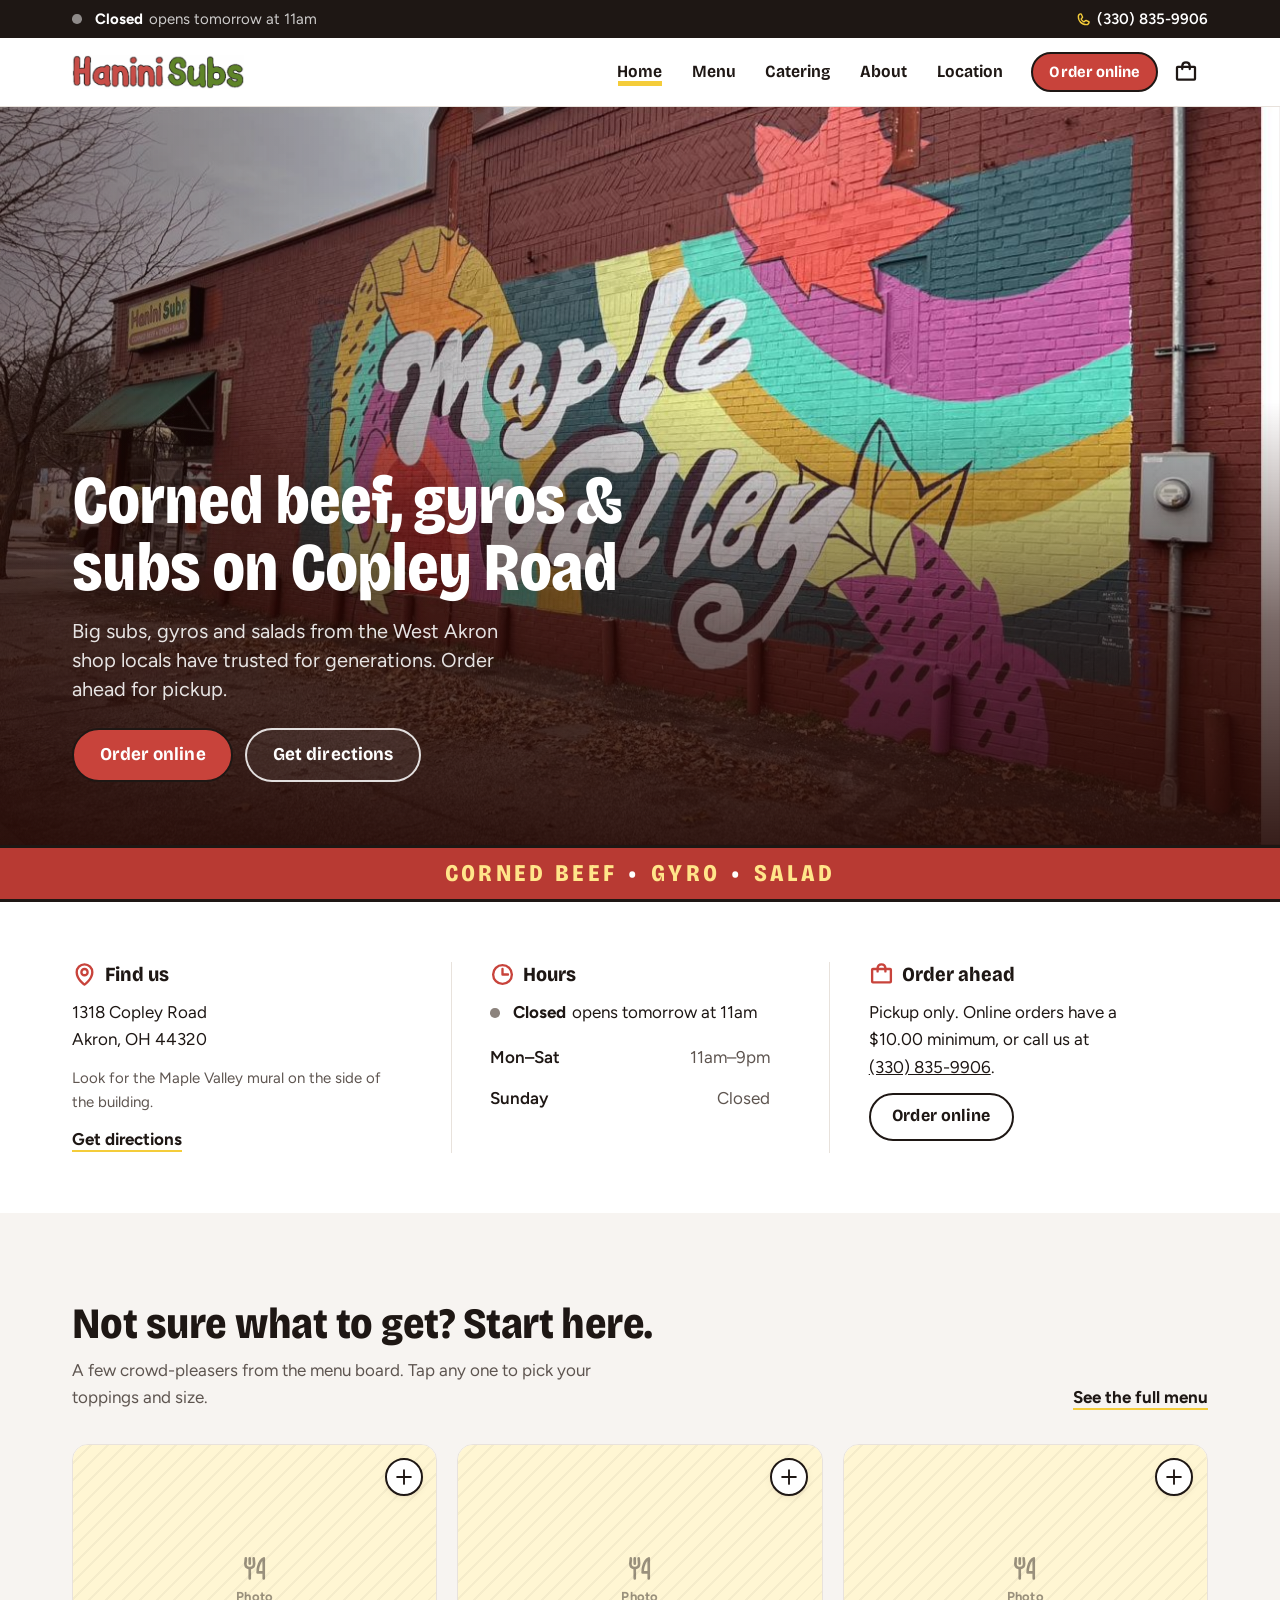
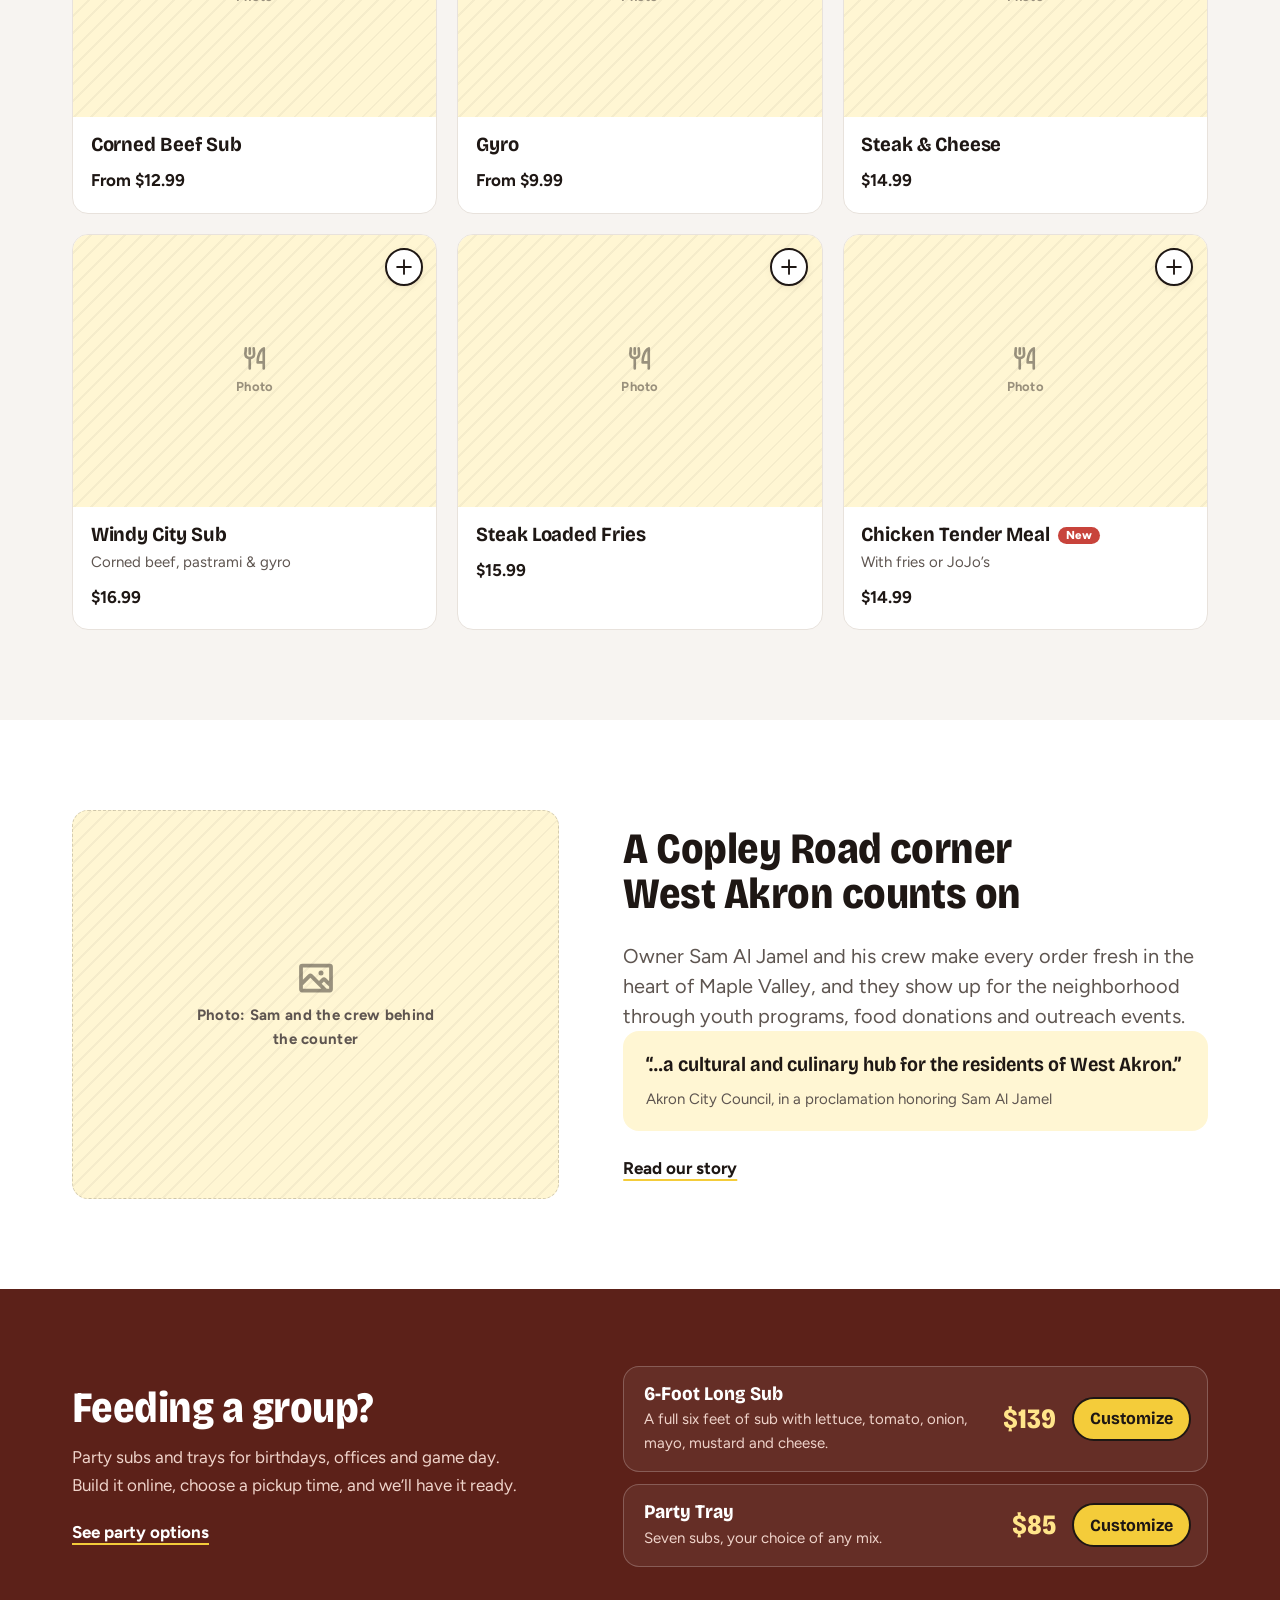
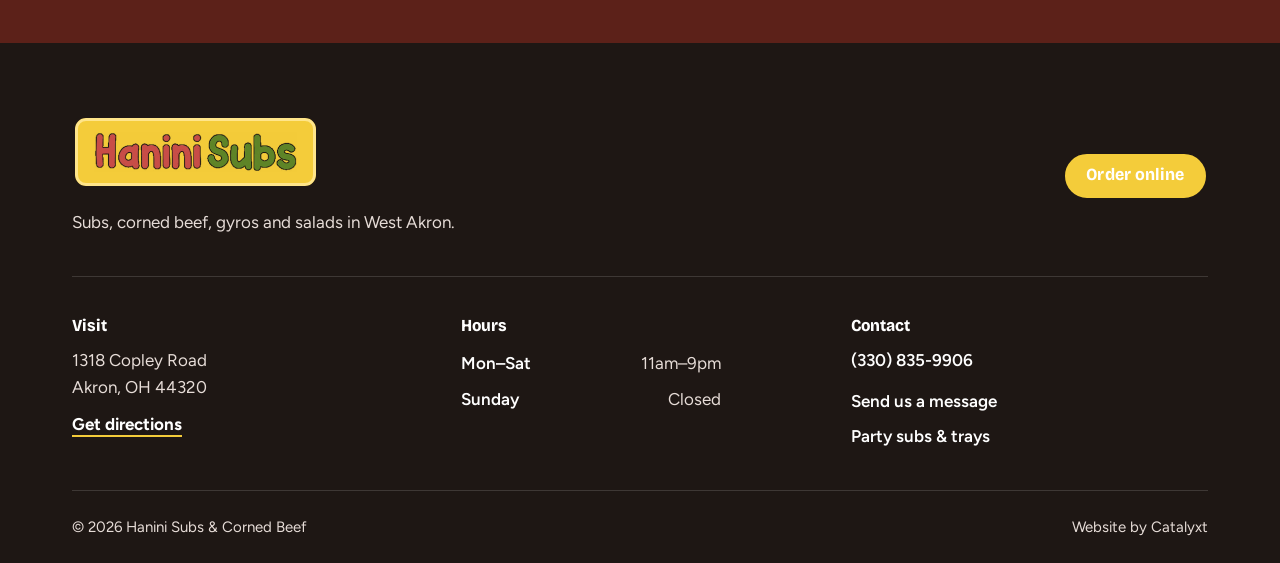
<file: index.html>
<!doctype html>
<html lang="en">
<head>
<meta charset="utf-8">
<meta name="viewport" content="width=device-width, initial-scale=1, viewport-fit=cover">
<title>Hanini Subs | Corned Beef, Gyros & Subs in Akron, OH</title>
<meta name="description" content="Hanini Subs on Copley Road in West Akron: corned beef, subs, gyros, salads and wraps. Order online for pickup. Open Monday to Saturday, 11am to 9pm.">
<meta name="theme-color" content="#1E1714">
<meta property="og:type" content="website">
<meta property="og:site_name" content="Hanini Subs">
<meta property="og:title" content="Hanini Subs | Corned Beef, Gyros & Subs in Akron, OH">
<meta property="og:description" content="Hanini Subs on Copley Road in West Akron: corned beef, subs, gyros, salads and wraps. Order online for pickup. Open Monday to Saturday, 11am to 9pm.">
<meta property="og:image" content="assets/img/og-image.jpg">
<link rel="icon" type="image/png" sizes="32x32" href="assets/img/favicon-32.png">
<link rel="icon" type="image/png" sizes="512x512" href="assets/img/favicon-512.png">
<link rel="apple-touch-icon" href="assets/img/apple-touch-icon.png">
<link rel="preload" href="assets/fonts/bricolage-grotesque-latin-var.woff2" as="font" type="font/woff2" crossorigin>
<link rel="preload" href="assets/fonts/figtree-latin-var.woff2" as="font" type="font/woff2" crossorigin>
<link rel="stylesheet" href="assets/css/styles.css">
</head>
<body>

<a class="skip-link" href="#main">Skip to content</a>
<div class="announce">
  <div class="container announce__inner">
    <p class="announce__status" data-shop-status>Open Mon–Sat, 11am–9pm</p>
    <a class="announce__phone" href="tel:+13308359906" data-bind-href="phone"><svg class="icon" aria-hidden="true" focusable="false"><use href="#i-phone"></use></svg><span data-bind="phone">(330) 835-9906</span></a>
  </div>
</div>
<div class="header-sentinel" data-header-sentinel aria-hidden="true"></div>
<header class="site-header">
  <div class="container site-header__inner">
    <a class="brand" href="index.html"><img src="assets/img/hanini-logo.png" alt="Hanini Subs home" width="800" height="158"></a>
    <nav id="site-nav" class="site-nav" aria-label="Main">
      <ul><li><a href="index.html" aria-current="page">Home</a></li><li><a href="order.html">Menu</a></li><li><a href="catering.html">Catering</a></li><li><a href="about.html">About</a></li><li><a href="location.html">Location</a></li></ul>
      <div class="site-nav__extra">
        <p class="status-line" data-shop-status></p>
        <a href="tel:+13308359906" data-bind-href="phone">Call <span data-bind="phone">(330) 835-9906</span></a>
      </div>
    </nav>
    <div class="site-header__actions">
      <a class="btn btn--primary btn--sm header-order" href="order.html">Order online</a>
      <button class="icon-btn cart-btn" type="button" data-cart-button aria-label="Your order"><svg class="icon" aria-hidden="true" focusable="false"><use href="#i-bag"></use></svg><span class="cart-count" data-cart-count hidden>0</span></button>
      <button class="icon-btn nav-toggle" type="button" data-nav-toggle aria-expanded="false" aria-controls="site-nav" aria-label="Open menu"><svg class="icon" aria-hidden="true" focusable="false"><use href="#i-list"></use></svg></button>
    </div>
  </div>
</header>

<main id="main">
  <section class="hero" aria-labelledby="hero-title">
    <div class="hero__media">
      <img class="hero__img" src="assets/img/storefront-mural.jpg"
        srcset="assets/img/storefront-mural-800.jpg 800w, assets/img/storefront-mural.jpg 1288w" sizes="100vw"
        width="1288" height="952" fetchpriority="high"
        alt="The Hanini Subs storefront on Copley Road, next to the colorful Maple Valley mural on the side of the building">
    </div>
    <div class="container hero__content">
      <h1 class="hero__title" id="hero-title">Corned beef, gyros &amp; subs on Copley Road</h1>
      <p class="hero__lead">Big subs, gyros and salads from the West Akron shop locals have trusted for generations. Order ahead for pickup.</p>
      <div class="hero__actions">
        <a class="btn btn--primary btn--lg" href="order.html">Order online</a>
        <a class="btn btn--on-dark btn--lg" href="https://www.google.com/maps/dir/?api=1&amp;destination=Hanini+Subs+1318+Copley+Rd+Akron+OH+44320" data-bind-href="directions" target="_blank" rel="noopener">Get directions</a>
      </div>
    </div>
  </section>

  <div class="sign-strip"><p>Corned beef<span aria-hidden="true">•</span>Gyro<span aria-hidden="true">•</span>Salad</p></div>

  <section class="info-band" aria-label="Location, hours and ordering">
    <div class="container info-band__grid">
      <div class="info-col">
        <h2 class="info-col__title"><svg class="icon" aria-hidden="true" focusable="false"><use href="#i-map-pin"></use></svg>Find us</h2>
        <address><span data-bind="street">1318 Copley Road</span><br><span data-bind="cityline">Akron, OH 44320</span></address>
        <p class="info-col__hint">Look for the Maple Valley mural on the side of the building.</p>
        <a class="text-link" href="https://www.google.com/maps/dir/?api=1&amp;destination=Hanini+Subs+1318+Copley+Rd+Akron+OH+44320" data-bind-href="directions" target="_blank" rel="noopener">Get directions</a>
      </div>
      <div class="info-col">
        <h2 class="info-col__title"><svg class="icon" aria-hidden="true" focusable="false"><use href="#i-clock"></use></svg>Hours</h2>
        <p class="status-line" data-shop-status></p>
        <dl class="hours" data-hours="compact"><div class="hours-row"><dt>Mon–Sat</dt><dd>11am–9pm</dd></div><div class="hours-row"><dt>Sunday</dt><dd>Closed</dd></div></dl>
      </div>
      <div class="info-col">
        <h2 class="info-col__title"><svg class="icon" aria-hidden="true" focusable="false"><use href="#i-bag"></use></svg>Order ahead</h2>
        <p>Pickup only. Online orders have a <span data-bind="minimum">$10.00</span> minimum, or call us at <a href="tel:+13308359906" data-bind-href="phone"><span data-bind="phone">(330) 835-9906</span></a>.</p>
        <a class="btn btn--secondary" href="order.html">Order online</a>
      </div>
    </div>
  </section>

  <section class="section section--tint" aria-labelledby="start-title">
    <div class="container">
      <div class="section-head">
        <div>
          <h2 class="h2" id="start-title">Not sure what to get? Start here.</h2>
          <p class="section-head__lead">A few crowd-pleasers from the menu board. Tap any one to pick your toppings and size.</p>
        </div>
        <a class="text-link" href="order.html">See the full menu</a>
      </div>
      <ul class="tile-grid" data-featured></ul>
    </div>
  </section>

  <section class="section" aria-labelledby="about-title">
    <div class="container split split--media-left">
      <div class="ph ph--lg ph--square" role="img" aria-label="Photo placeholder: Sam and the crew behind the counter"><svg class="icon ph__icon" aria-hidden="true" focusable="false"><use href="#i-image"></use></svg><span class="ph__label">Photo: Sam and the crew behind the counter</span></div>
      <div class="stack stack--lg">
        <h2 class="h2" id="about-title">A Copley Road corner West Akron counts on</h2>
        <p class="lead">Owner <span data-bind="owner">Sam Al Jamel</span> and his crew make every order fresh in the heart of Maple Valley, and they show up for the neighborhood through youth programs, food donations and outreach events.</p>
        <figure class="quote">
          <blockquote><p>“…a cultural and culinary hub for the residents of West Akron.”</p></blockquote>
          <figcaption>Akron City Council, in a proclamation honoring Sam Al Jamel</figcaption>
        </figure>
        <a class="text-link" href="about.html">Read our story</a>
      </div>
    </div>
  </section>

  <section class="catering-band" aria-labelledby="party-title">
    <div class="container catering-band__grid">
      <div>
        <h2 class="h2" id="party-title">Feeding a group?</h2>
        <p>Party subs and trays for birthdays, offices and game day. Build it online, choose a pickup time, and we’ll have it ready.</p>
        <a class="text-link text-link--on-dark" href="catering.html">See party options</a>
      </div>
      <div class="offer-list" data-items="six-foot-sub,party-tray" data-variant="offer"></div>
    </div>
  </section>
</main>

<footer class="site-footer">
  <div class="container">
    <div class="site-footer__top">
      <div>
        <a class="sign-plate" href="index.html"><img src="assets/img/hanini-logo.png" alt="Hanini Subs home" width="800" height="158" loading="lazy"></a>
        <p class="site-footer__tag">Subs, corned beef, gyros and salads in West Akron.</p>
      </div>
      <a class="btn btn--yellow" href="order.html">Order online</a>
    </div>
    <div class="site-footer__grid">
      <div>
        <h2 class="footer-h">Visit</h2>
        <address><span data-bind="street">1318 Copley Road</span><br><span data-bind="cityline">Akron, OH 44320</span></address>
        <p style="margin-top:.6rem"><a class="text-link text-link--on-dark" href="https://www.google.com/maps/dir/?api=1&amp;destination=Hanini+Subs+1318+Copley+Rd+Akron+OH+44320" data-bind-href="directions" target="_blank" rel="noopener">Get directions</a></p>
      </div>
      <div>
        <h2 class="footer-h">Hours</h2>
        <dl class="hours" data-hours="compact"><div class="hours-row"><dt>Mon–Sat</dt><dd>11am–9pm</dd></div><div class="hours-row"><dt>Sunday</dt><dd>Closed</dd></div></dl>
      </div>
      <div>
        <h2 class="footer-h">Contact</h2>
        <ul class="footer-links">
          <li><a href="tel:+13308359906" data-bind-href="phone"><span data-bind="phone">(330) 835-9906</span></a></li>
          <li><a href="#" data-bind-href="email" data-hide-empty><span data-bind="email">Email</span></a></li>
          <li><a href="location.html#contact">Send us a message</a></li>
          <li><a href="catering.html">Party subs &amp; trays</a></li>
        </ul>
      </div>
    </div>
    <div class="site-footer__bottom">
      <p>© <span data-year>2026</span> Hanini Subs &amp; Corned Beef</p>
      <div class="social">
        <a href="#" data-bind-href="facebook" data-hide-empty target="_blank" rel="noopener" aria-label="Hanini Subs on Facebook"><svg class="icon" aria-hidden="true" focusable="false"><use href="#i-facebook-logo"></use></svg></a>
        <a href="#" data-bind-href="instagram" data-hide-empty target="_blank" rel="noopener" aria-label="Hanini Subs on Instagram"><svg class="icon" aria-hidden="true" focusable="false"><use href="#i-instagram-logo"></use></svg></a>
      </div>
      <p>Website by Catalyxt</p>
    </div>
  </div>
</footer>
<script src="assets/js/config.js"></script>
<script src="assets/js/icons.js"></script>
<script src="assets/js/menu-data.js"></script>
<script src="assets/js/cart.js"></script>
<script src="assets/js/app.js"></script>
</body>
</html>
</file>
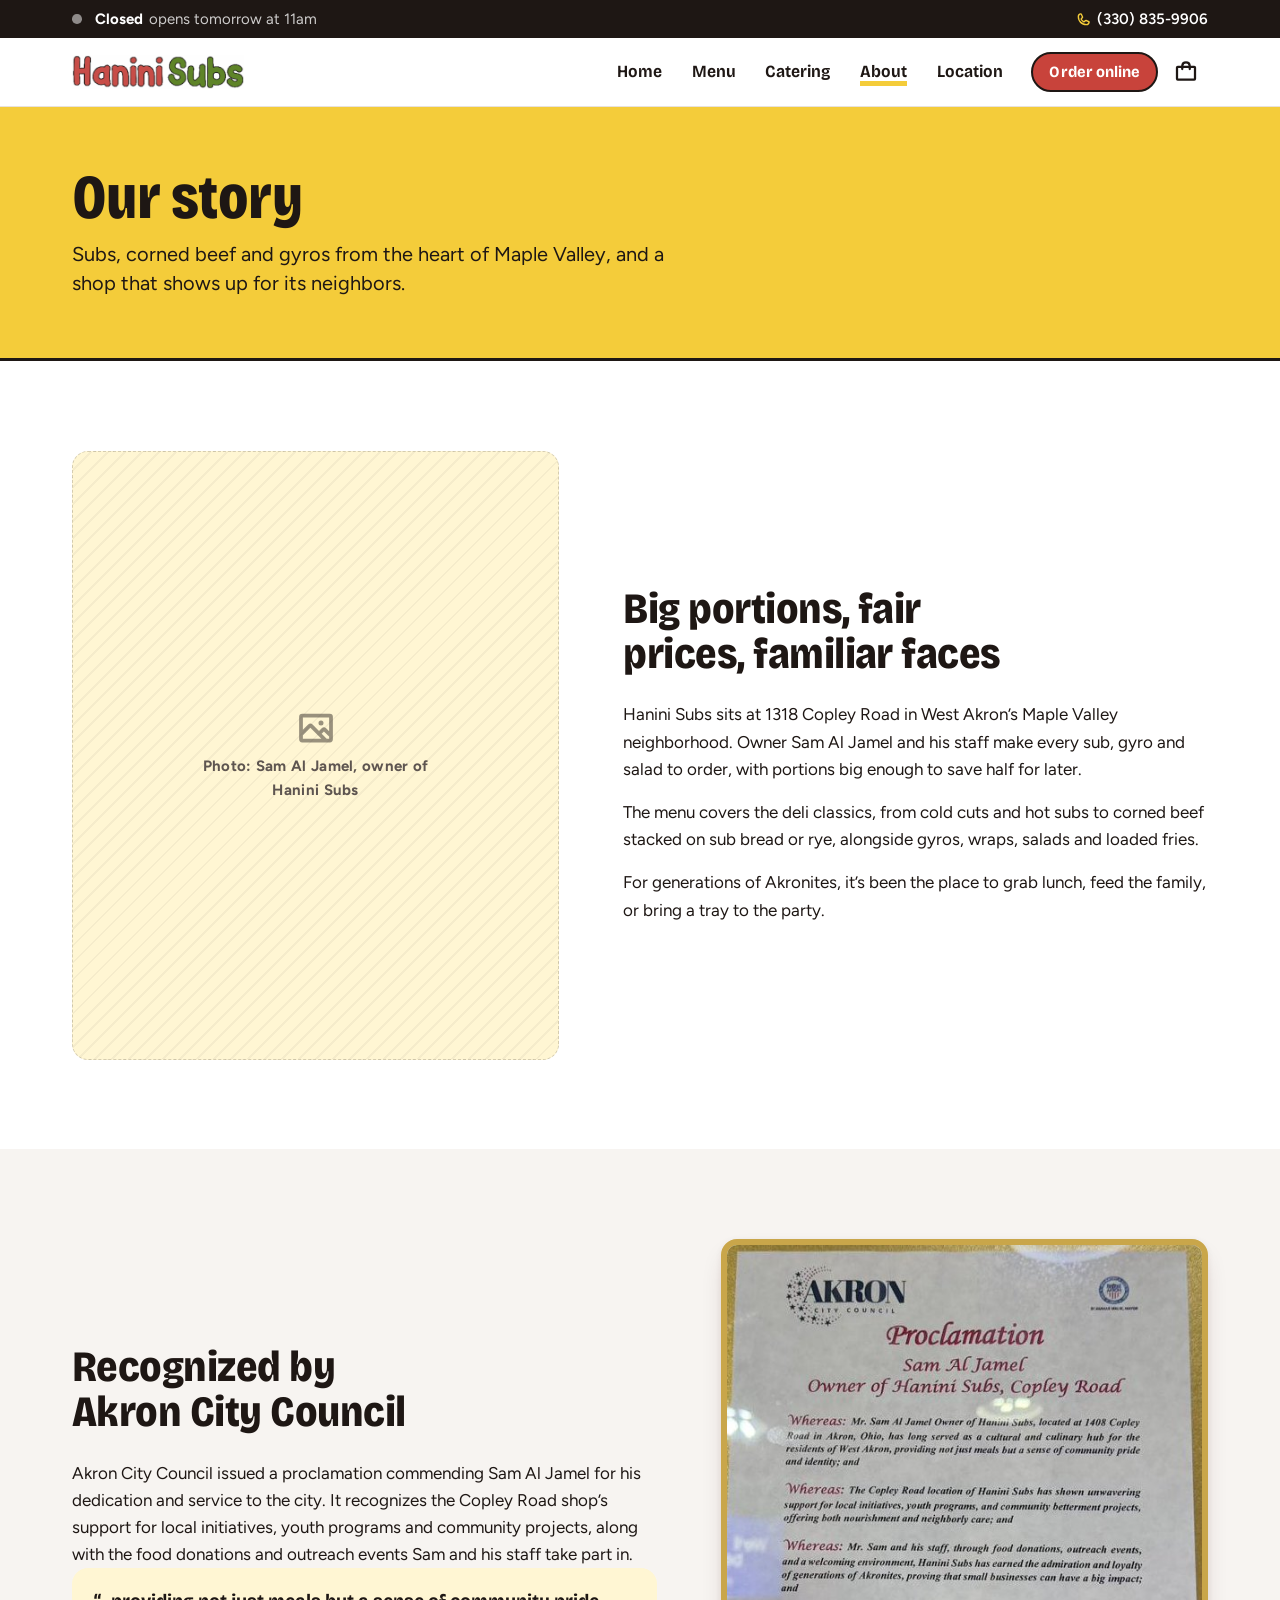
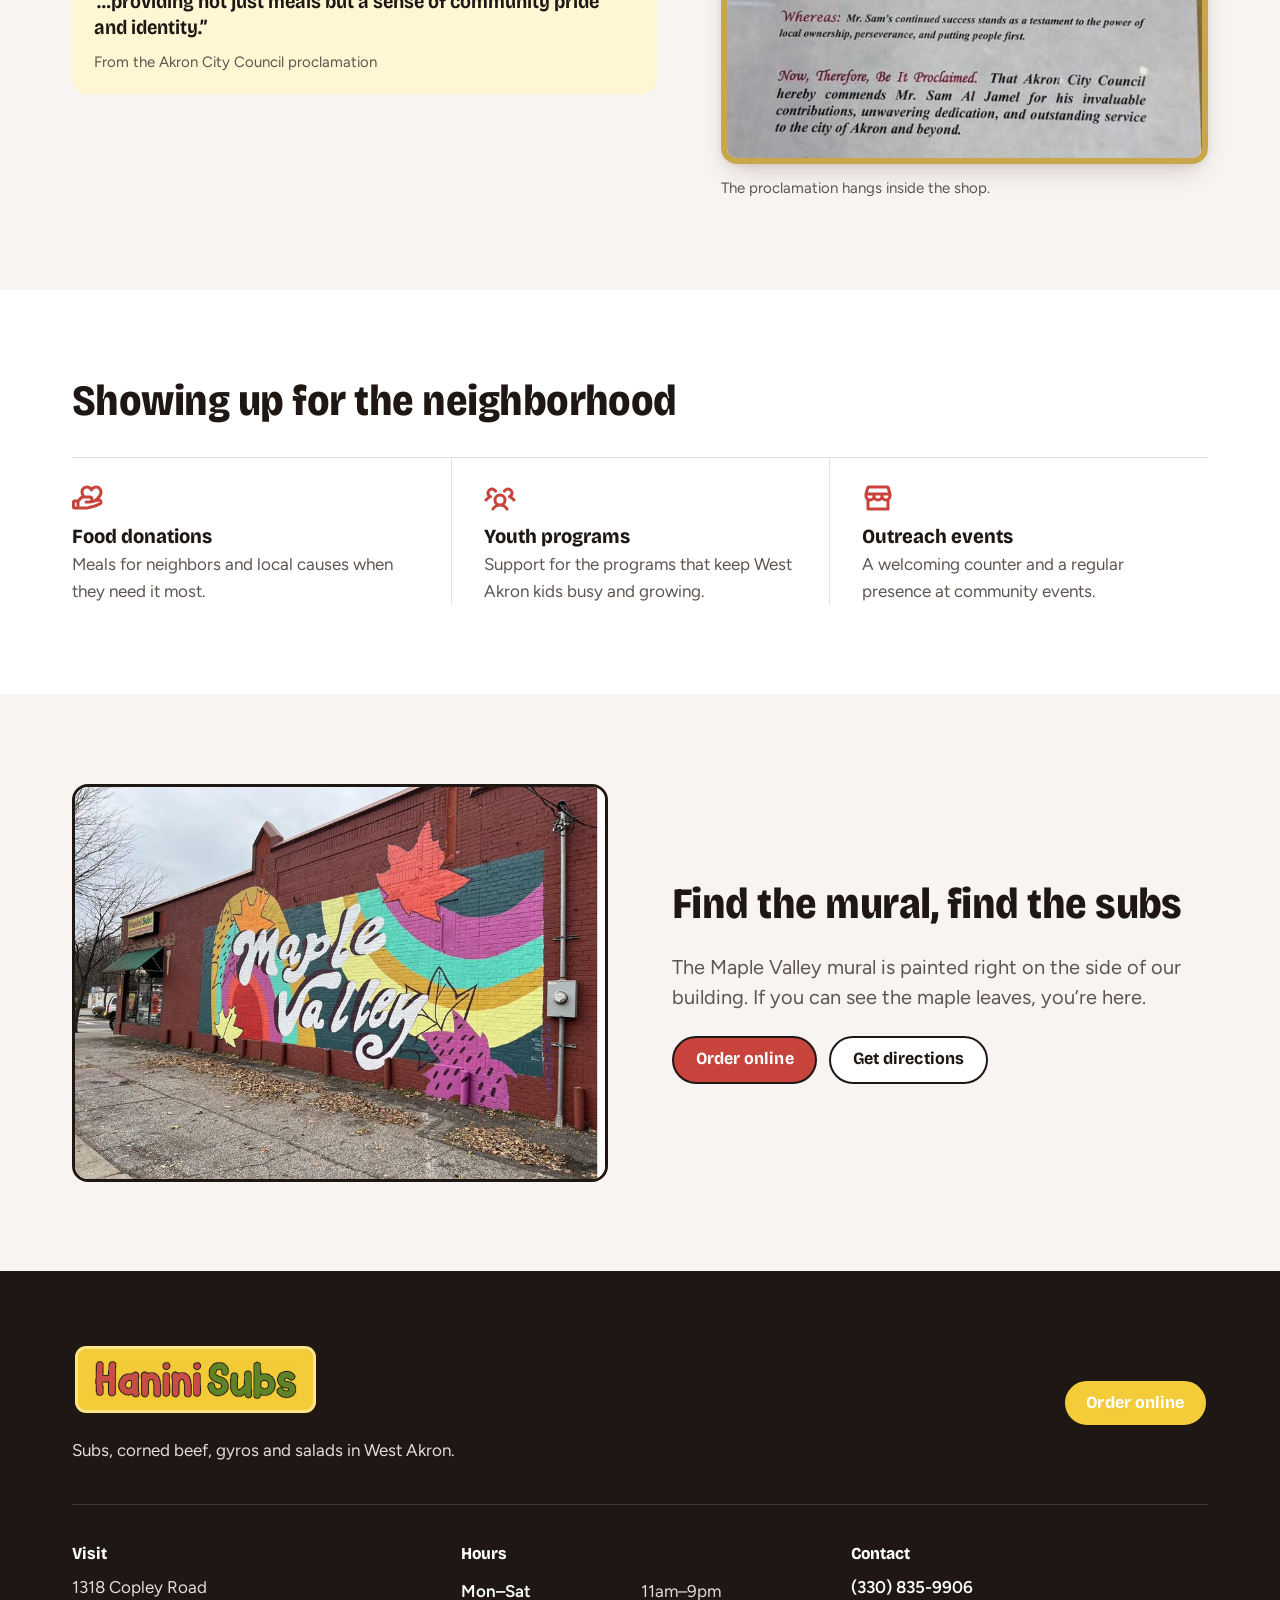
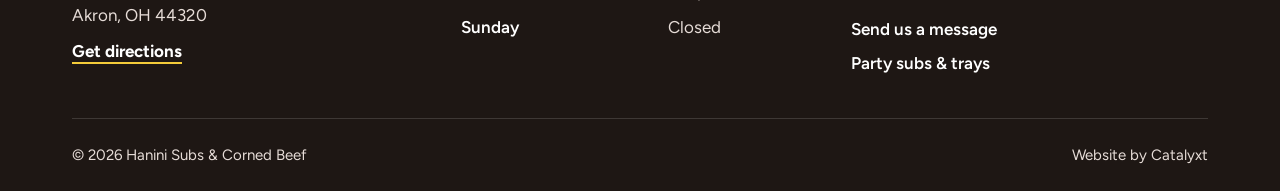
<file: about.html>
<!doctype html>
<html lang="en">
<head>
<meta charset="utf-8">
<meta name="viewport" content="width=device-width, initial-scale=1, viewport-fit=cover">
<title>Our Story | Hanini Subs</title>
<meta name="description" content="Hanini Subs on Copley Road: owner Sam Al Jamel, recognized by Akron City Council for serving West Akron with great food and community support.">
<meta name="theme-color" content="#1E1714">
<meta property="og:type" content="website">
<meta property="og:site_name" content="Hanini Subs">
<meta property="og:title" content="Our Story | Hanini Subs">
<meta property="og:description" content="Hanini Subs on Copley Road: owner Sam Al Jamel, recognized by Akron City Council for serving West Akron with great food and community support.">
<meta property="og:image" content="assets/img/og-image.jpg">
<link rel="icon" type="image/png" sizes="32x32" href="assets/img/favicon-32.png">
<link rel="icon" type="image/png" sizes="512x512" href="assets/img/favicon-512.png">
<link rel="apple-touch-icon" href="assets/img/apple-touch-icon.png">
<link rel="preload" href="assets/fonts/bricolage-grotesque-latin-var.woff2" as="font" type="font/woff2" crossorigin>
<link rel="preload" href="assets/fonts/figtree-latin-var.woff2" as="font" type="font/woff2" crossorigin>
<link rel="stylesheet" href="assets/css/styles.css">
</head>
<body>

<a class="skip-link" href="#main">Skip to content</a>
<div class="announce">
  <div class="container announce__inner">
    <p class="announce__status" data-shop-status>Open Mon–Sat, 11am–9pm</p>
    <a class="announce__phone" href="tel:+13308359906" data-bind-href="phone"><svg class="icon" aria-hidden="true" focusable="false"><use href="#i-phone"></use></svg><span data-bind="phone">(330) 835-9906</span></a>
  </div>
</div>
<div class="header-sentinel" data-header-sentinel aria-hidden="true"></div>
<header class="site-header">
  <div class="container site-header__inner">
    <a class="brand" href="index.html"><img src="assets/img/hanini-logo.png" alt="Hanini Subs home" width="800" height="158"></a>
    <nav id="site-nav" class="site-nav" aria-label="Main">
      <ul><li><a href="index.html">Home</a></li><li><a href="order.html">Menu</a></li><li><a href="catering.html">Catering</a></li><li><a href="about.html" aria-current="page">About</a></li><li><a href="location.html">Location</a></li></ul>
      <div class="site-nav__extra">
        <p class="status-line" data-shop-status></p>
        <a href="tel:+13308359906" data-bind-href="phone">Call <span data-bind="phone">(330) 835-9906</span></a>
      </div>
    </nav>
    <div class="site-header__actions">
      <a class="btn btn--primary btn--sm header-order" href="order.html">Order online</a>
      <button class="icon-btn cart-btn" type="button" data-cart-button aria-label="Your order"><svg class="icon" aria-hidden="true" focusable="false"><use href="#i-bag"></use></svg><span class="cart-count" data-cart-count hidden>0</span></button>
      <button class="icon-btn nav-toggle" type="button" data-nav-toggle aria-expanded="false" aria-controls="site-nav" aria-label="Open menu"><svg class="icon" aria-hidden="true" focusable="false"><use href="#i-list"></use></svg></button>
    </div>
  </div>
</header>

<main id="main">
  <section class="page-head" aria-labelledby="about-page-title">
    <div class="container">
      <h1 class="page-title" id="about-page-title">Our story</h1>
      <p class="page-lead">Subs, corned beef and gyros from the heart of Maple Valley, and a shop that shows up for its neighbors.</p>
    </div>
  </section>

  <section class="section" aria-labelledby="story-title">
    <div class="container split split--media-left">
      <div class="ph ph--lg ph--portrait" role="img" aria-label="Photo placeholder: Sam Al Jamel, owner of Hanini Subs"><svg class="icon ph__icon" aria-hidden="true" focusable="false"><use href="#i-image"></use></svg><span class="ph__label">Photo: Sam Al Jamel, owner of Hanini Subs</span></div>
      <div class="prose stack stack--lg">
        <h2 class="h2" id="story-title">Big portions, fair prices, familiar faces</h2>
        <p>Hanini Subs sits at <span data-bind="street">1318 Copley Road</span> in West Akron’s Maple Valley neighborhood. Owner <span data-bind="owner">Sam Al Jamel</span> and his staff make every sub, gyro and salad to order, with portions big enough to save half for later.</p>
        <p>The menu covers the deli classics, from cold cuts and hot subs to corned beef stacked on sub bread or rye, alongside gyros, wraps, salads and loaded fries.</p>
        <!-- TODO: Replace with the owner's founding story: when the shop opened, how it started, and what the name means. -->
        <p>For generations of Akronites, it’s been the place to grab lunch, feed the family, or bring a tray to the party.</p>
      </div>
    </div>
  </section>

  <section class="section section--tint" aria-labelledby="proclamation-title">
    <div class="container split split--text-wide">
      <div class="stack stack--lg">
        <h2 class="h2" id="proclamation-title">Recognized by Akron City Council</h2>
        <p class="prose">Akron City Council issued a proclamation commending <span data-bind="owner">Sam Al Jamel</span> for his dedication and service to the city. It recognizes the Copley Road shop’s support for local initiatives, youth programs and community projects, along with the food donations and outreach events Sam and his staff take part in.</p>
        <figure class="quote">
          <blockquote><p>“…providing not just meals but a sense of community pride and identity.”</p></blockquote>
          <figcaption>From the Akron City Council proclamation</figcaption>
        </figure>
      </div>
      <figure class="doc-photo">
        <img src="assets/img/proclamation.jpg" width="530" height="572" loading="lazy"
          alt="Framed Akron City Council proclamation honoring Sam Al Jamel, owner of Hanini Subs on Copley Road">
        <figcaption>The proclamation hangs inside the shop.</figcaption>
      </figure>
    </div>
  </section>

  <section class="section" aria-labelledby="community-title">
    <div class="container">
      <h2 class="h2" id="community-title">Showing up for the neighborhood</h2>
      <ul class="values">
        <li><svg class="icon" aria-hidden="true" focusable="false"><use href="#i-hand-heart"></use></svg><h3>Food donations</h3><p>Meals for neighbors and local causes when they need it most.</p></li>
        <li><svg class="icon" aria-hidden="true" focusable="false"><use href="#i-users-three"></use></svg><h3>Youth programs</h3><p>Support for the programs that keep West Akron kids busy and growing.</p></li>
        <li><svg class="icon" aria-hidden="true" focusable="false"><use href="#i-storefront"></use></svg><h3>Outreach events</h3><p>A welcoming counter and a regular presence at community events.</p></li>
      </ul>
    </div>
  </section>

  <section class="section section--tint" aria-labelledby="mural-title">
    <div class="container split">
      <figure class="photo-frame">
        <img src="assets/img/storefront-mural-800.jpg" width="800" height="591" loading="lazy"
          alt="Hanini Subs storefront with the Maple Valley mural painted along the side of the building">
      </figure>
      <div class="stack stack--lg">
        <h2 class="h2" id="mural-title">Find the mural, find the subs</h2>
        <p class="lead">The Maple Valley mural is painted right on the side of our building. If you can see the maple leaves, you’re here.</p>
        <div class="btn-row">
          <a class="btn btn--primary" href="order.html">Order online</a>
          <a class="btn btn--secondary" href="https://www.google.com/maps/dir/?api=1&amp;destination=Hanini+Subs+1318+Copley+Rd+Akron+OH+44320" data-bind-href="directions" target="_blank" rel="noopener">Get directions</a>
        </div>
      </div>
    </div>
  </section>
</main>

<footer class="site-footer">
  <div class="container">
    <div class="site-footer__top">
      <div>
        <a class="sign-plate" href="index.html"><img src="assets/img/hanini-logo.png" alt="Hanini Subs home" width="800" height="158" loading="lazy"></a>
        <p class="site-footer__tag">Subs, corned beef, gyros and salads in West Akron.</p>
      </div>
      <a class="btn btn--yellow" href="order.html">Order online</a>
    </div>
    <div class="site-footer__grid">
      <div>
        <h2 class="footer-h">Visit</h2>
        <address><span data-bind="street">1318 Copley Road</span><br><span data-bind="cityline">Akron, OH 44320</span></address>
        <p style="margin-top:.6rem"><a class="text-link text-link--on-dark" href="https://www.google.com/maps/dir/?api=1&amp;destination=Hanini+Subs+1318+Copley+Rd+Akron+OH+44320" data-bind-href="directions" target="_blank" rel="noopener">Get directions</a></p>
      </div>
      <div>
        <h2 class="footer-h">Hours</h2>
        <dl class="hours" data-hours="compact"><div class="hours-row"><dt>Mon–Sat</dt><dd>11am–9pm</dd></div><div class="hours-row"><dt>Sunday</dt><dd>Closed</dd></div></dl>
      </div>
      <div>
        <h2 class="footer-h">Contact</h2>
        <ul class="footer-links">
          <li><a href="tel:+13308359906" data-bind-href="phone"><span data-bind="phone">(330) 835-9906</span></a></li>
          <li><a href="#" data-bind-href="email" data-hide-empty><span data-bind="email">Email</span></a></li>
          <li><a href="location.html#contact">Send us a message</a></li>
          <li><a href="catering.html">Party subs &amp; trays</a></li>
        </ul>
      </div>
    </div>
    <div class="site-footer__bottom">
      <p>© <span data-year>2026</span> Hanini Subs &amp; Corned Beef</p>
      <div class="social">
        <a href="#" data-bind-href="facebook" data-hide-empty target="_blank" rel="noopener" aria-label="Hanini Subs on Facebook"><svg class="icon" aria-hidden="true" focusable="false"><use href="#i-facebook-logo"></use></svg></a>
        <a href="#" data-bind-href="instagram" data-hide-empty target="_blank" rel="noopener" aria-label="Hanini Subs on Instagram"><svg class="icon" aria-hidden="true" focusable="false"><use href="#i-instagram-logo"></use></svg></a>
      </div>
      <p>Website by Catalyxt</p>
    </div>
  </div>
</footer>
<script src="assets/js/config.js"></script>
<script src="assets/js/icons.js"></script>
<script src="assets/js/menu-data.js"></script>
<script src="assets/js/cart.js"></script>
<script src="assets/js/app.js"></script>
</body>
</html>
</file>
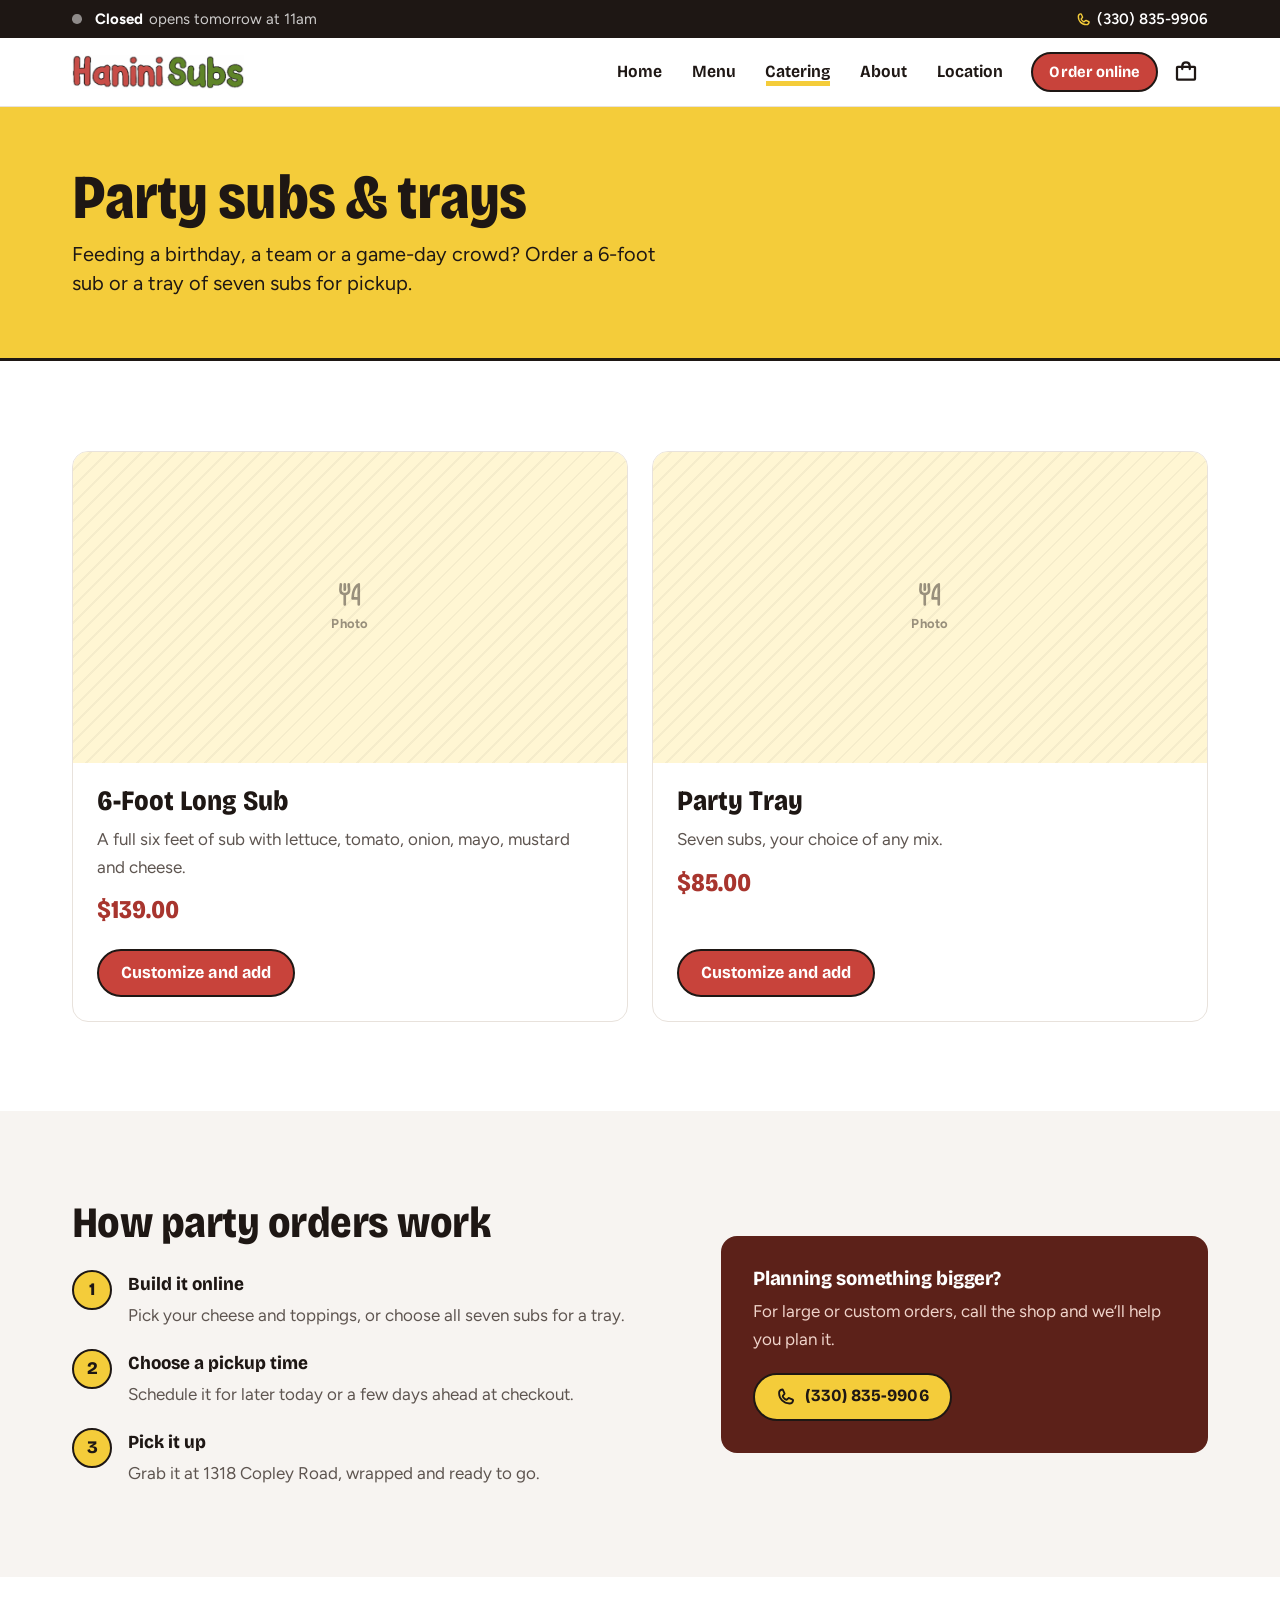
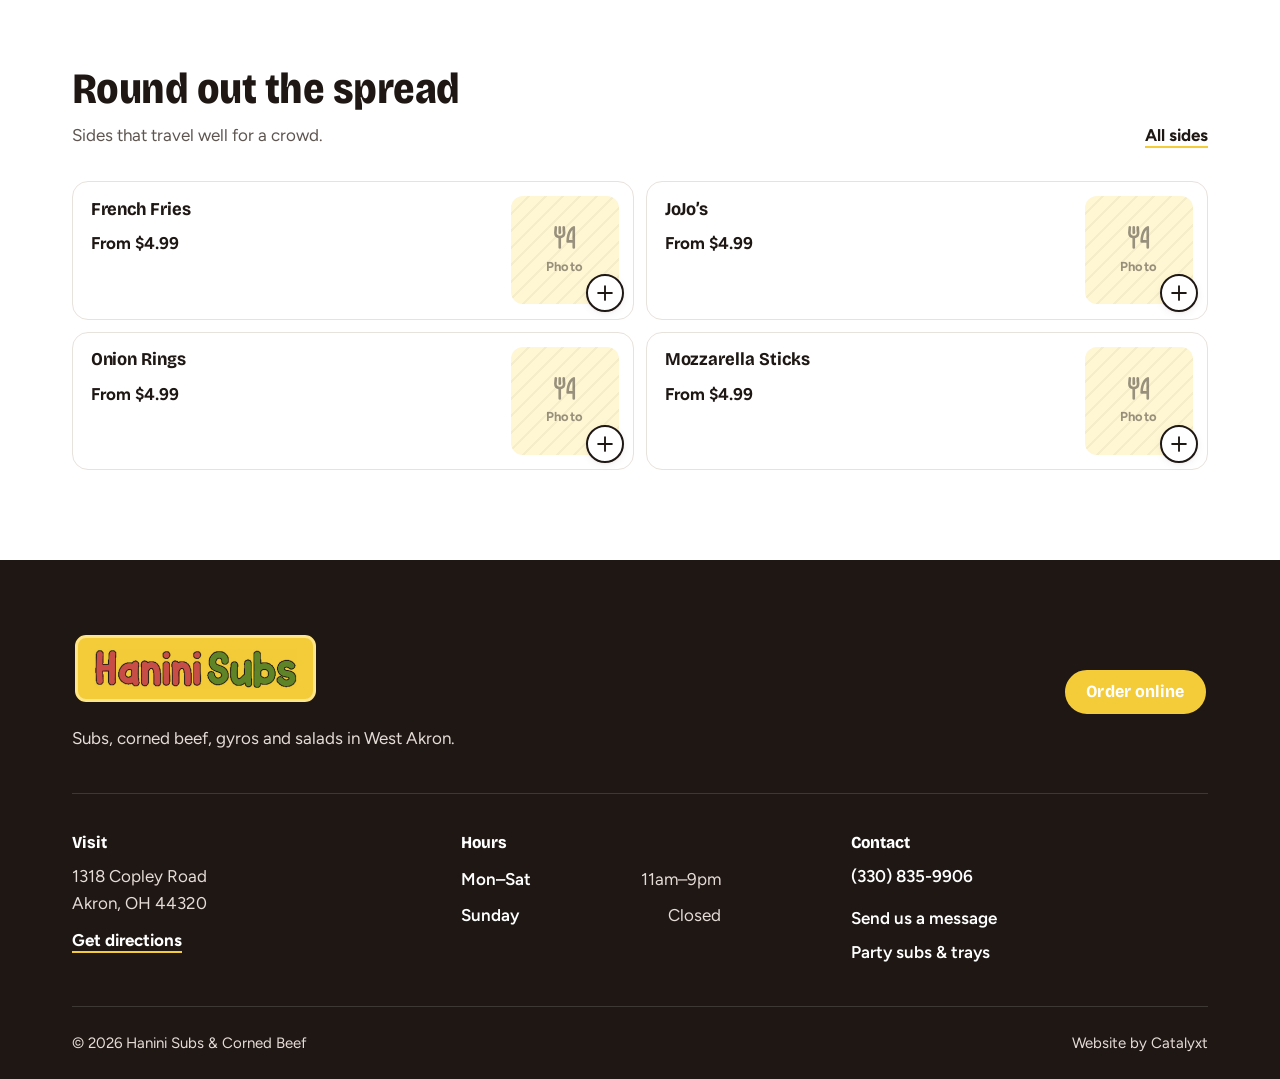
<file: catering.html>
<!doctype html>
<html lang="en">
<head>
<meta charset="utf-8">
<meta name="viewport" content="width=device-width, initial-scale=1, viewport-fit=cover">
<title>Party Subs & Trays | Hanini Subs</title>
<meta name="description" content="Order a 6-foot party sub or a tray of seven subs from Hanini Subs in Akron. Customize online and schedule your pickup.">
<meta name="theme-color" content="#1E1714">
<meta property="og:type" content="website">
<meta property="og:site_name" content="Hanini Subs">
<meta property="og:title" content="Party Subs & Trays | Hanini Subs">
<meta property="og:description" content="Order a 6-foot party sub or a tray of seven subs from Hanini Subs in Akron. Customize online and schedule your pickup.">
<meta property="og:image" content="assets/img/og-image.jpg">
<link rel="icon" type="image/png" sizes="32x32" href="assets/img/favicon-32.png">
<link rel="icon" type="image/png" sizes="512x512" href="assets/img/favicon-512.png">
<link rel="apple-touch-icon" href="assets/img/apple-touch-icon.png">
<link rel="preload" href="assets/fonts/bricolage-grotesque-latin-var.woff2" as="font" type="font/woff2" crossorigin>
<link rel="preload" href="assets/fonts/figtree-latin-var.woff2" as="font" type="font/woff2" crossorigin>
<link rel="stylesheet" href="assets/css/styles.css">
</head>
<body>

<a class="skip-link" href="#main">Skip to content</a>
<div class="announce">
  <div class="container announce__inner">
    <p class="announce__status" data-shop-status>Open Mon–Sat, 11am–9pm</p>
    <a class="announce__phone" href="tel:+13308359906" data-bind-href="phone"><svg class="icon" aria-hidden="true" focusable="false"><use href="#i-phone"></use></svg><span data-bind="phone">(330) 835-9906</span></a>
  </div>
</div>
<div class="header-sentinel" data-header-sentinel aria-hidden="true"></div>
<header class="site-header">
  <div class="container site-header__inner">
    <a class="brand" href="index.html"><img src="assets/img/hanini-logo.png" alt="Hanini Subs home" width="800" height="158"></a>
    <nav id="site-nav" class="site-nav" aria-label="Main">
      <ul><li><a href="index.html">Home</a></li><li><a href="order.html">Menu</a></li><li><a href="catering.html" aria-current="page">Catering</a></li><li><a href="about.html">About</a></li><li><a href="location.html">Location</a></li></ul>
      <div class="site-nav__extra">
        <p class="status-line" data-shop-status></p>
        <a href="tel:+13308359906" data-bind-href="phone">Call <span data-bind="phone">(330) 835-9906</span></a>
      </div>
    </nav>
    <div class="site-header__actions">
      <a class="btn btn--primary btn--sm header-order" href="order.html">Order online</a>
      <button class="icon-btn cart-btn" type="button" data-cart-button aria-label="Your order"><svg class="icon" aria-hidden="true" focusable="false"><use href="#i-bag"></use></svg><span class="cart-count" data-cart-count hidden>0</span></button>
      <button class="icon-btn nav-toggle" type="button" data-nav-toggle aria-expanded="false" aria-controls="site-nav" aria-label="Open menu"><svg class="icon" aria-hidden="true" focusable="false"><use href="#i-list"></use></svg></button>
    </div>
  </div>
</header>

<main id="main">
  <section class="page-head" aria-labelledby="cat-title">
    <div class="container">
      <h1 class="page-title" id="cat-title">Party subs &amp; trays</h1>
      <p class="page-lead">Feeding a birthday, a team or a game-day crowd? Order a 6-foot sub or a tray of seven subs for pickup.</p>
    </div>
  </section>

  <section class="section">
    <div class="container party-grid" data-items="six-foot-sub,party-tray" data-variant="feature"></div>
  </section>

  <section class="section section--tint" aria-labelledby="how-title">
    <div class="container split split--text-wide">
      <div>
        <h2 class="h2" id="how-title">How party orders work</h2>
        <ol class="steps">
          <li><div><strong>Build it online</strong><p>Pick your cheese and toppings, or choose all seven subs for a tray.</p></div></li>
          <li><div><strong>Choose a pickup time</strong><p>Schedule it for later today or a few days ahead at checkout.</p></div></li>
          <li><div><strong>Pick it up</strong><p>Grab it at <span data-bind="street">1318 Copley Road</span>, wrapped and ready to go.</p></div></li>
        </ol>
      </div>
      <div class="callout">
        <h2 class="h3">Planning something bigger?</h2>
        <p>For large or custom orders, call the shop and we’ll help you plan it.</p>
        <a class="btn btn--yellow" href="tel:+13308359906" data-bind-href="phone"><svg class="icon" aria-hidden="true" focusable="false"><use href="#i-phone"></use></svg><span data-bind="phone">(330) 835-9906</span></a>
      </div>
    </div>
  </section>

  <section class="section" aria-labelledby="sides-title">
    <div class="container">
      <div class="section-head">
        <div>
          <h2 class="h2" id="sides-title">Round out the spread</h2>
          <p class="section-head__lead">Sides that travel well for a crowd.</p>
        </div>
        <a class="text-link" href="order.html#sides">All sides</a>
      </div>
      <div class="menu-grid" data-items="french-fries,jojos,onion-rings,mozzarella-sticks" data-variant="row"></div>
    </div>
  </section>
</main>

<footer class="site-footer">
  <div class="container">
    <div class="site-footer__top">
      <div>
        <a class="sign-plate" href="index.html"><img src="assets/img/hanini-logo.png" alt="Hanini Subs home" width="800" height="158" loading="lazy"></a>
        <p class="site-footer__tag">Subs, corned beef, gyros and salads in West Akron.</p>
      </div>
      <a class="btn btn--yellow" href="order.html">Order online</a>
    </div>
    <div class="site-footer__grid">
      <div>
        <h2 class="footer-h">Visit</h2>
        <address><span data-bind="street">1318 Copley Road</span><br><span data-bind="cityline">Akron, OH 44320</span></address>
        <p style="margin-top:.6rem"><a class="text-link text-link--on-dark" href="https://www.google.com/maps/dir/?api=1&amp;destination=Hanini+Subs+1318+Copley+Rd+Akron+OH+44320" data-bind-href="directions" target="_blank" rel="noopener">Get directions</a></p>
      </div>
      <div>
        <h2 class="footer-h">Hours</h2>
        <dl class="hours" data-hours="compact"><div class="hours-row"><dt>Mon–Sat</dt><dd>11am–9pm</dd></div><div class="hours-row"><dt>Sunday</dt><dd>Closed</dd></div></dl>
      </div>
      <div>
        <h2 class="footer-h">Contact</h2>
        <ul class="footer-links">
          <li><a href="tel:+13308359906" data-bind-href="phone"><span data-bind="phone">(330) 835-9906</span></a></li>
          <li><a href="#" data-bind-href="email" data-hide-empty><span data-bind="email">Email</span></a></li>
          <li><a href="location.html#contact">Send us a message</a></li>
          <li><a href="catering.html">Party subs &amp; trays</a></li>
        </ul>
      </div>
    </div>
    <div class="site-footer__bottom">
      <p>© <span data-year>2026</span> Hanini Subs &amp; Corned Beef</p>
      <div class="social">
        <a href="#" data-bind-href="facebook" data-hide-empty target="_blank" rel="noopener" aria-label="Hanini Subs on Facebook"><svg class="icon" aria-hidden="true" focusable="false"><use href="#i-facebook-logo"></use></svg></a>
        <a href="#" data-bind-href="instagram" data-hide-empty target="_blank" rel="noopener" aria-label="Hanini Subs on Instagram"><svg class="icon" aria-hidden="true" focusable="false"><use href="#i-instagram-logo"></use></svg></a>
      </div>
      <p>Website by Catalyxt</p>
    </div>
  </div>
</footer>
<script src="assets/js/config.js"></script>
<script src="assets/js/icons.js"></script>
<script src="assets/js/menu-data.js"></script>
<script src="assets/js/cart.js"></script>
<script src="assets/js/app.js"></script>
</body>
</html>
</file>
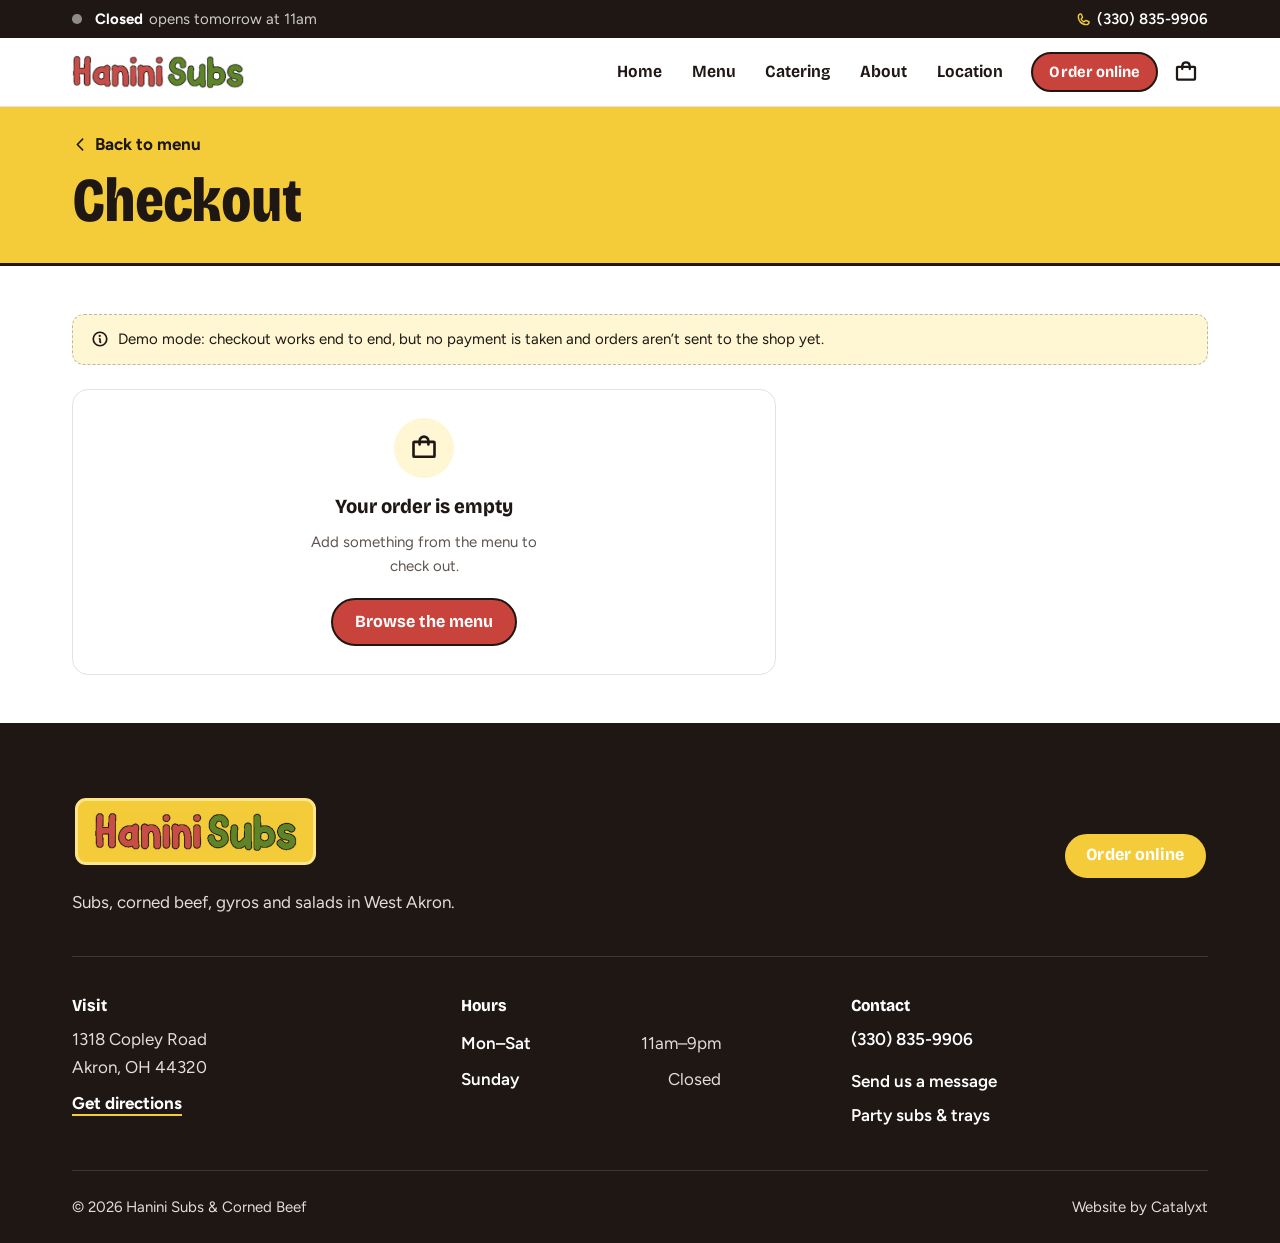
<file: checkout.html>
<!doctype html>
<html lang="en">
<head>
<meta charset="utf-8">
<meta name="viewport" content="width=device-width, initial-scale=1, viewport-fit=cover">
<title>Checkout | Hanini Subs</title>
<meta name="description" content="Check out your Hanini Subs pickup order.">
<meta name="theme-color" content="#1E1714">
<meta property="og:type" content="website">
<meta property="og:site_name" content="Hanini Subs">
<meta property="og:title" content="Checkout | Hanini Subs">
<meta property="og:description" content="Check out your Hanini Subs pickup order.">
<meta property="og:image" content="assets/img/og-image.jpg">
<link rel="icon" type="image/png" sizes="32x32" href="assets/img/favicon-32.png">
<link rel="icon" type="image/png" sizes="512x512" href="assets/img/favicon-512.png">
<link rel="apple-touch-icon" href="assets/img/apple-touch-icon.png">
<link rel="preload" href="assets/fonts/bricolage-grotesque-latin-var.woff2" as="font" type="font/woff2" crossorigin>
<link rel="preload" href="assets/fonts/figtree-latin-var.woff2" as="font" type="font/woff2" crossorigin>
<link rel="stylesheet" href="assets/css/styles.css">
</head>
<body class="page-checkout">

<a class="skip-link" href="#main">Skip to content</a>
<div class="announce">
  <div class="container announce__inner">
    <p class="announce__status" data-shop-status>Open Mon–Sat, 11am–9pm</p>
    <a class="announce__phone" href="tel:+13308359906" data-bind-href="phone"><svg class="icon" aria-hidden="true" focusable="false"><use href="#i-phone"></use></svg><span data-bind="phone">(330) 835-9906</span></a>
  </div>
</div>
<div class="header-sentinel" data-header-sentinel aria-hidden="true"></div>
<header class="site-header">
  <div class="container site-header__inner">
    <a class="brand" href="index.html"><img src="assets/img/hanini-logo.png" alt="Hanini Subs home" width="800" height="158"></a>
    <nav id="site-nav" class="site-nav" aria-label="Main">
      <ul><li><a href="index.html">Home</a></li><li><a href="order.html">Menu</a></li><li><a href="catering.html">Catering</a></li><li><a href="about.html">About</a></li><li><a href="location.html">Location</a></li></ul>
      <div class="site-nav__extra">
        <p class="status-line" data-shop-status></p>
        <a href="tel:+13308359906" data-bind-href="phone">Call <span data-bind="phone">(330) 835-9906</span></a>
      </div>
    </nav>
    <div class="site-header__actions">
      <a class="btn btn--primary btn--sm header-order" href="order.html">Order online</a>
      <button class="icon-btn cart-btn" type="button" data-cart-button aria-label="Your order"><svg class="icon" aria-hidden="true" focusable="false"><use href="#i-bag"></use></svg><span class="cart-count" data-cart-count hidden>0</span></button>
      <button class="icon-btn nav-toggle" type="button" data-nav-toggle aria-expanded="false" aria-controls="site-nav" aria-label="Open menu"><svg class="icon" aria-hidden="true" focusable="false"><use href="#i-list"></use></svg></button>
    </div>
  </div>
</header>

<main id="main">
  <section class="page-head page-head--slim" aria-labelledby="co-title">
    <div class="container">
      <a class="back-link" href="order.html"><svg class="icon" aria-hidden="true" focusable="false"><use href="#i-caret-left"></use></svg>Back to menu</a>
      <h1 class="page-title" id="co-title">Checkout</h1>
    </div>
  </section>

  <section class="section section--tight">
    <div class="container">
      <p class="demo-banner" data-demo-note><svg class="icon" aria-hidden="true" focusable="false"><use href="#i-info"></use></svg><span>Demo mode: checkout works end to end, but no payment is taken and orders aren’t sent to the shop yet.</span></p>

      <div class="checkout" data-checkout>
        <form class="checkout__form" data-checkout-form data-validate novalidate>
          <section class="panel" aria-labelledby="co-details">
            <h2 class="h3" id="co-details">Pickup details</h2>
            <div class="field">
              <label class="field__label" for="co-name">Name for the order</label>
              <input class="input" id="co-name" name="name" type="text" autocomplete="name" required data-label="Name">
            </div>
            <div class="form-grid form-grid--2">
              <div class="field">
                <label class="field__label" for="co-phone">Phone</label>
                <input class="input" id="co-phone" name="phone" type="tel" autocomplete="tel" inputmode="tel" required data-label="Phone">
                <p class="field__hint">We’ll call if there’s a question about your order.</p>
              </div>
              <div class="field">
                <label class="field__label" for="co-email">Email <span class="field__opt">Optional</span></label>
                <input class="input" id="co-email" name="email" type="email" autocomplete="email" autocapitalize="none" data-label="Email">
                <p class="field__hint">For your receipt.</p>
              </div>
            </div>
          </section>

          <section class="panel" aria-labelledby="co-when">
            <h2 class="h3" id="co-when">Pickup time</h2>
            <div class="choice-row">
              <label class="choice" data-asap-choice>
                <input type="radio" name="when" value="asap" checked>
                <span class="opt__control opt__control--radio" aria-hidden="true"></span>
                <span class="choice__text"><span class="choice__title">As soon as possible</span><span class="choice__sub">We start on it right away</span></span>
              </label>
              <label class="choice">
                <input type="radio" name="when" value="later">
                <span class="opt__control opt__control--radio" aria-hidden="true"></span>
                <span class="choice__text"><span class="choice__title">Schedule for later</span><span class="choice__sub">Today or a few days ahead</span></span>
              </label>
            </div>
            <p class="field__hint" data-pickup-hint hidden></p>
            <div class="field" data-slot-field hidden>
              <label class="field__label" for="co-slot">Day and time</label>
              <select class="input" id="co-slot" name="slot" data-pickup-slot data-label="Pickup time"></select>
            </div>
          </section>

          <section class="panel" aria-labelledby="co-where">
            <h2 class="h3" id="co-where">Pickup location</h2>
            <div class="pickup-address">
              <svg class="icon" aria-hidden="true" focusable="false"><use href="#i-map-pin"></use></svg>
              <div><strong>Hanini Subs</strong><br><span data-bind="street">1318 Copley Road</span>, <span data-bind="cityline">Akron, OH 44320</span></div>
            </div>
            <div class="field">
              <label class="field__label" for="co-notes">Notes for the shop <span class="field__opt">Optional</span></label>
              <textarea class="input" id="co-notes" name="notes" rows="2" maxlength="240" placeholder="For example: I’ll be in a red car"></textarea>
            </div>
          </section>

          <section class="panel" aria-labelledby="co-pay">
            <h2 class="h3" id="co-pay">Payment</h2>
            <!-- Mount the Square (or other) payment form in #payment-slot. See assets/js/checkout.js. -->
            <div id="payment-slot" class="pay-slot"><svg class="icon" aria-hidden="true" focusable="false"><use href="#i-receipt"></use></svg><span>Secure online payment will appear here once it’s connected.</span></div>
          </section>

          <p class="min-warning" data-min-warning hidden><svg class="icon" aria-hidden="true" focusable="false"><use href="#i-warning-circle"></use></svg><span></span></p>
          <button class="btn btn--primary btn--lg btn--block" type="submit" data-place-order>
            <span data-place-label>Place pickup order</span><span class="num" data-place-total></span>
          </button>
        </form>

        <aside class="checkout__summary panel" aria-labelledby="sum-title">
          <div class="summary-head">
            <h2 class="h3" id="sum-title">Your order</h2>
            <a class="text-link" href="order.html">Edit</a>
          </div>
          <div data-checkout-summary></div>
        </aside>
      </div>

      <div class="confirm" data-confirm hidden tabindex="-1" aria-live="polite"></div>
    </div>
  </section>
</main>

<footer class="site-footer">
  <div class="container">
    <div class="site-footer__top">
      <div>
        <a class="sign-plate" href="index.html"><img src="assets/img/hanini-logo.png" alt="Hanini Subs home" width="800" height="158" loading="lazy"></a>
        <p class="site-footer__tag">Subs, corned beef, gyros and salads in West Akron.</p>
      </div>
      <a class="btn btn--yellow" href="order.html">Order online</a>
    </div>
    <div class="site-footer__grid">
      <div>
        <h2 class="footer-h">Visit</h2>
        <address><span data-bind="street">1318 Copley Road</span><br><span data-bind="cityline">Akron, OH 44320</span></address>
        <p style="margin-top:.6rem"><a class="text-link text-link--on-dark" href="https://www.google.com/maps/dir/?api=1&amp;destination=Hanini+Subs+1318+Copley+Rd+Akron+OH+44320" data-bind-href="directions" target="_blank" rel="noopener">Get directions</a></p>
      </div>
      <div>
        <h2 class="footer-h">Hours</h2>
        <dl class="hours" data-hours="compact"><div class="hours-row"><dt>Mon–Sat</dt><dd>11am–9pm</dd></div><div class="hours-row"><dt>Sunday</dt><dd>Closed</dd></div></dl>
      </div>
      <div>
        <h2 class="footer-h">Contact</h2>
        <ul class="footer-links">
          <li><a href="tel:+13308359906" data-bind-href="phone"><span data-bind="phone">(330) 835-9906</span></a></li>
          <li><a href="#" data-bind-href="email" data-hide-empty><span data-bind="email">Email</span></a></li>
          <li><a href="location.html#contact">Send us a message</a></li>
          <li><a href="catering.html">Party subs &amp; trays</a></li>
        </ul>
      </div>
    </div>
    <div class="site-footer__bottom">
      <p>© <span data-year>2026</span> Hanini Subs &amp; Corned Beef</p>
      <div class="social">
        <a href="#" data-bind-href="facebook" data-hide-empty target="_blank" rel="noopener" aria-label="Hanini Subs on Facebook"><svg class="icon" aria-hidden="true" focusable="false"><use href="#i-facebook-logo"></use></svg></a>
        <a href="#" data-bind-href="instagram" data-hide-empty target="_blank" rel="noopener" aria-label="Hanini Subs on Instagram"><svg class="icon" aria-hidden="true" focusable="false"><use href="#i-instagram-logo"></use></svg></a>
      </div>
      <p>Website by Catalyxt</p>
    </div>
  </div>
</footer>
<script src="assets/js/config.js"></script>
<script src="assets/js/icons.js"></script>
<script src="assets/js/menu-data.js"></script>
<script src="assets/js/cart.js"></script>
<script src="assets/js/app.js"></script>
<script src="assets/js/checkout.js"></script>
</body>
</html>
</file>
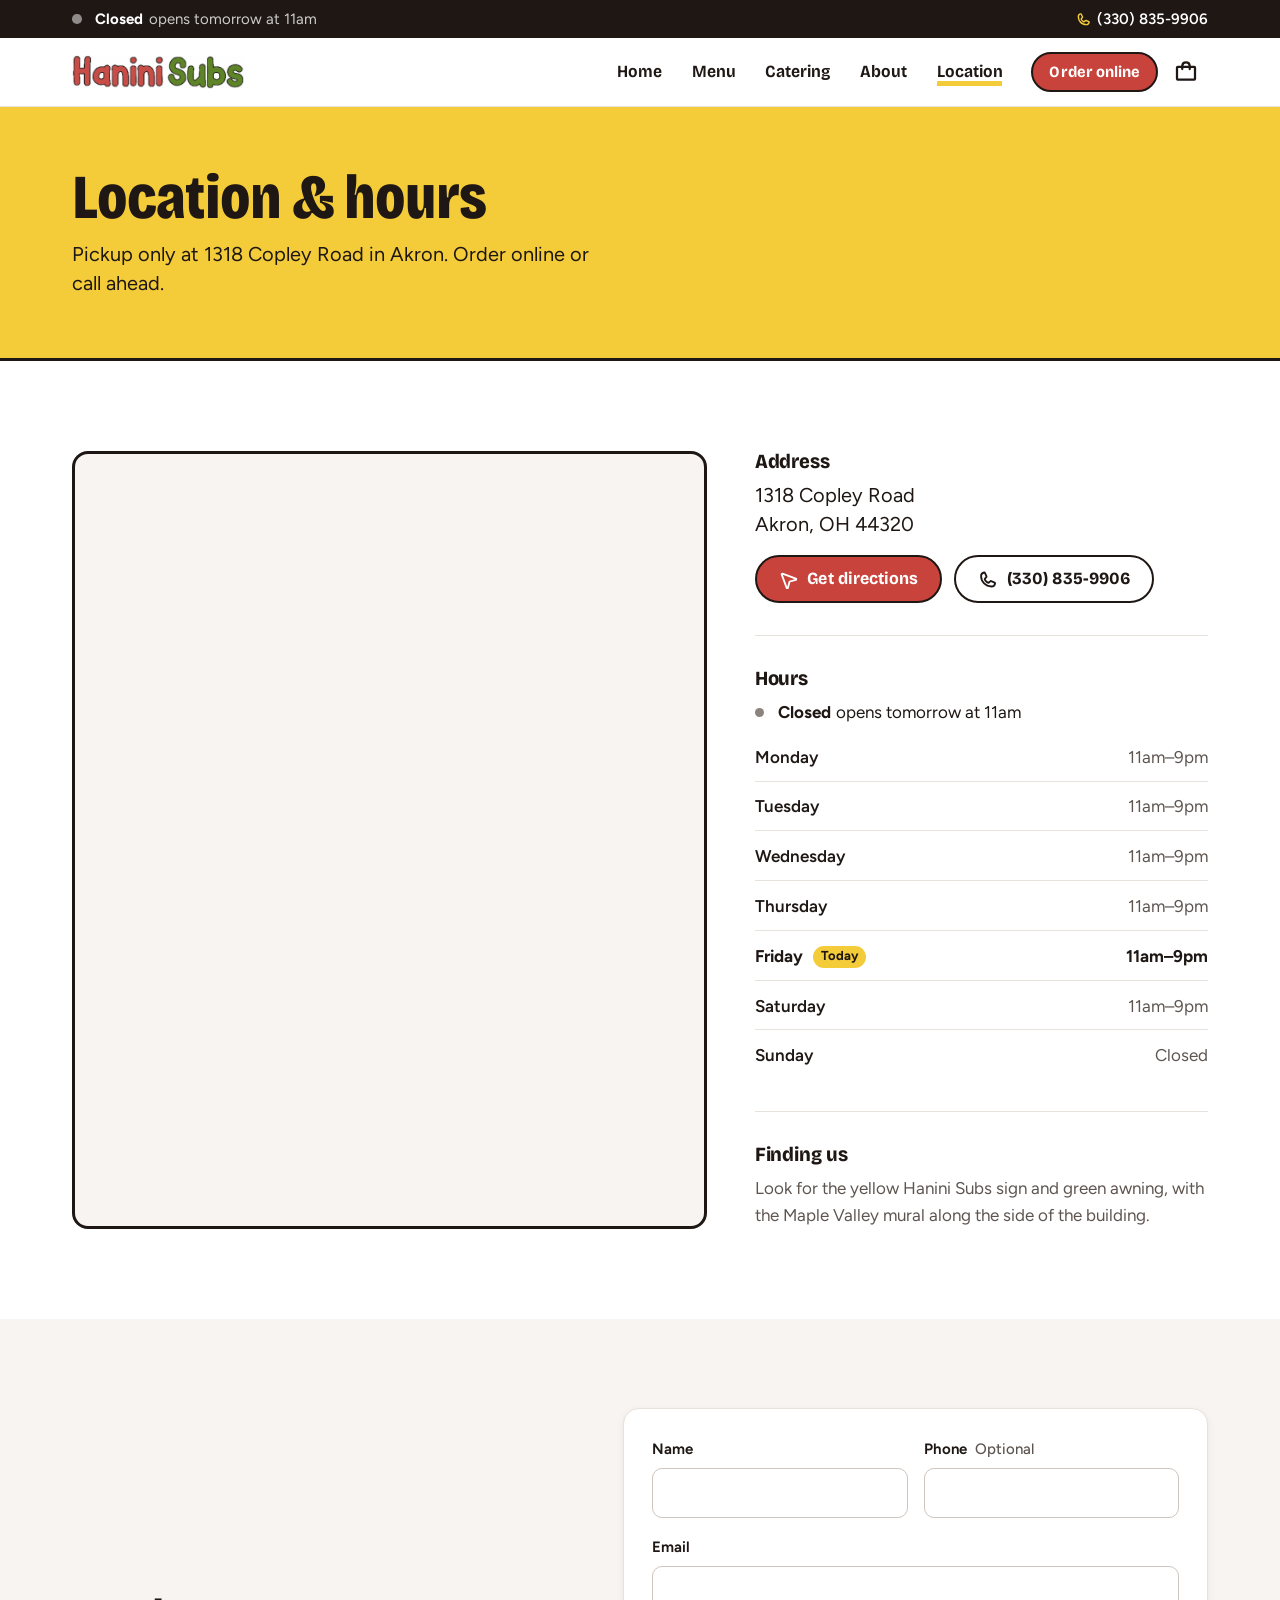
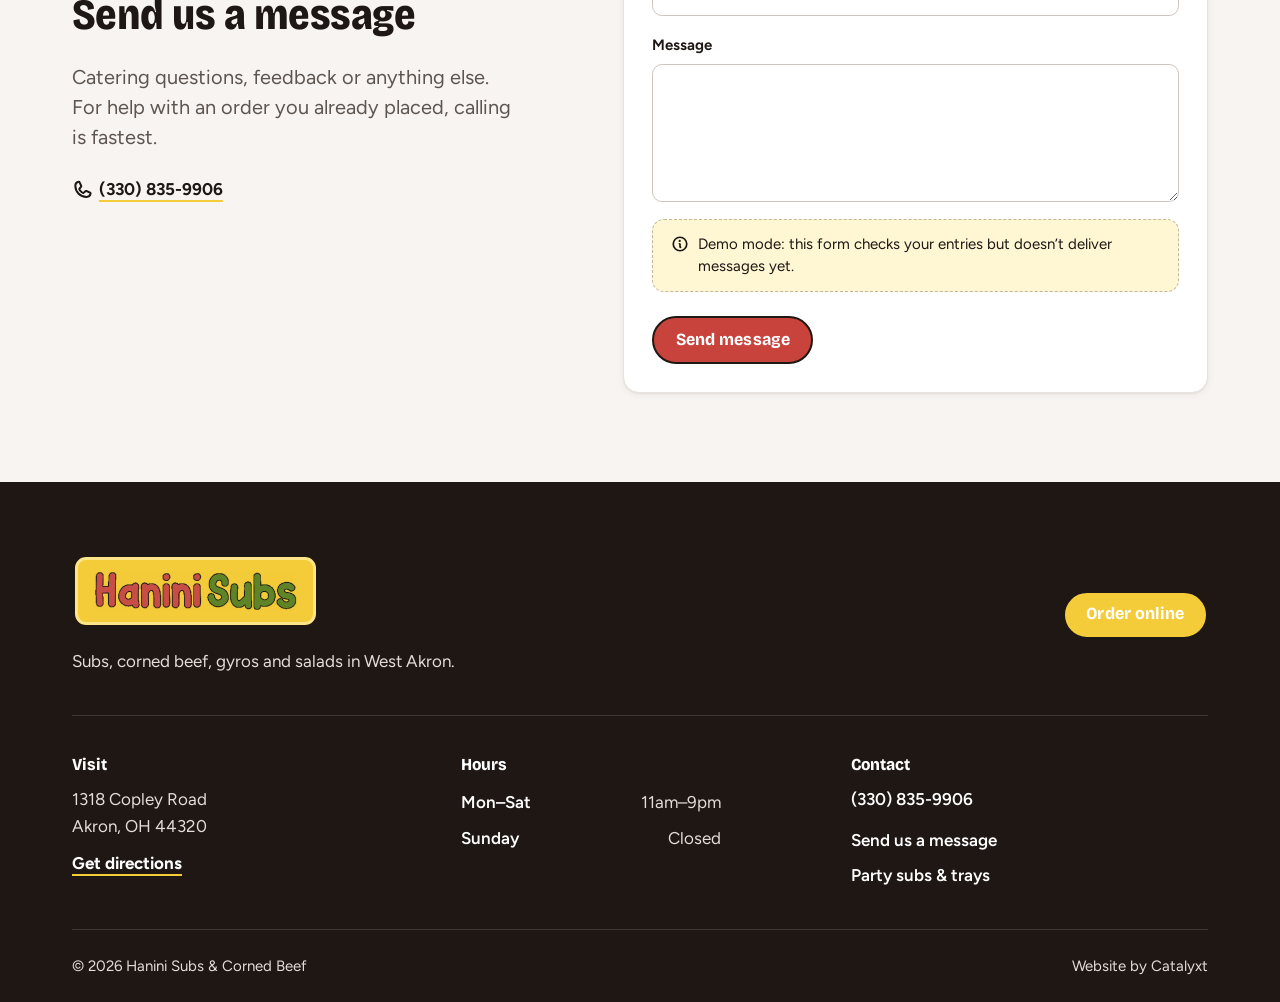
<file: location.html>
<!doctype html>
<html lang="en">
<head>
<meta charset="utf-8">
<meta name="viewport" content="width=device-width, initial-scale=1, viewport-fit=cover">
<title>Location, Hours & Contact | Hanini Subs</title>
<meta name="description" content="Find Hanini Subs at 1318 Copley Road, Akron, OH 44320. Open Monday to Saturday 11am to 9pm, closed Sunday. Call (330) 835-9906.">
<meta name="theme-color" content="#1E1714">
<meta property="og:type" content="website">
<meta property="og:site_name" content="Hanini Subs">
<meta property="og:title" content="Location, Hours & Contact | Hanini Subs">
<meta property="og:description" content="Find Hanini Subs at 1318 Copley Road, Akron, OH 44320. Open Monday to Saturday 11am to 9pm, closed Sunday. Call (330) 835-9906.">
<meta property="og:image" content="assets/img/og-image.jpg">
<link rel="icon" type="image/png" sizes="32x32" href="assets/img/favicon-32.png">
<link rel="icon" type="image/png" sizes="512x512" href="assets/img/favicon-512.png">
<link rel="apple-touch-icon" href="assets/img/apple-touch-icon.png">
<link rel="preload" href="assets/fonts/bricolage-grotesque-latin-var.woff2" as="font" type="font/woff2" crossorigin>
<link rel="preload" href="assets/fonts/figtree-latin-var.woff2" as="font" type="font/woff2" crossorigin>
<link rel="stylesheet" href="assets/css/styles.css">
</head>
<body>

<a class="skip-link" href="#main">Skip to content</a>
<div class="announce">
  <div class="container announce__inner">
    <p class="announce__status" data-shop-status>Open Mon–Sat, 11am–9pm</p>
    <a class="announce__phone" href="tel:+13308359906" data-bind-href="phone"><svg class="icon" aria-hidden="true" focusable="false"><use href="#i-phone"></use></svg><span data-bind="phone">(330) 835-9906</span></a>
  </div>
</div>
<div class="header-sentinel" data-header-sentinel aria-hidden="true"></div>
<header class="site-header">
  <div class="container site-header__inner">
    <a class="brand" href="index.html"><img src="assets/img/hanini-logo.png" alt="Hanini Subs home" width="800" height="158"></a>
    <nav id="site-nav" class="site-nav" aria-label="Main">
      <ul><li><a href="index.html">Home</a></li><li><a href="order.html">Menu</a></li><li><a href="catering.html">Catering</a></li><li><a href="about.html">About</a></li><li><a href="location.html" aria-current="page">Location</a></li></ul>
      <div class="site-nav__extra">
        <p class="status-line" data-shop-status></p>
        <a href="tel:+13308359906" data-bind-href="phone">Call <span data-bind="phone">(330) 835-9906</span></a>
      </div>
    </nav>
    <div class="site-header__actions">
      <a class="btn btn--primary btn--sm header-order" href="order.html">Order online</a>
      <button class="icon-btn cart-btn" type="button" data-cart-button aria-label="Your order"><svg class="icon" aria-hidden="true" focusable="false"><use href="#i-bag"></use></svg><span class="cart-count" data-cart-count hidden>0</span></button>
      <button class="icon-btn nav-toggle" type="button" data-nav-toggle aria-expanded="false" aria-controls="site-nav" aria-label="Open menu"><svg class="icon" aria-hidden="true" focusable="false"><use href="#i-list"></use></svg></button>
    </div>
  </div>
</header>

<main id="main">
  <section class="page-head" aria-labelledby="loc-title">
    <div class="container">
      <h1 class="page-title" id="loc-title">Location &amp; hours</h1>
      <p class="page-lead">Pickup only at <span data-bind="street">1318 Copley Road</span> in Akron. Order online or call ahead.</p>
    </div>
  </section>

  <section class="section">
    <div class="container location-grid">
      <div class="map-frame">
        <iframe data-map-embed src="https://www.google.com/maps?q=Hanini+Subs,+1318+Copley+Rd,+Akron,+OH+44320&amp;output=embed" title="Map showing Hanini Subs at 1318 Copley Road, Akron, Ohio" loading="lazy" referrerpolicy="no-referrer-when-downgrade" allowfullscreen></iframe>
      </div>
      <div>
        <div class="detail-block">
          <h2 class="h3">Address</h2>
          <address><span data-bind="street">1318 Copley Road</span><br><span data-bind="cityline">Akron, OH 44320</span></address>
          <div class="btn-row">
            <a class="btn btn--primary" href="https://www.google.com/maps/dir/?api=1&amp;destination=Hanini+Subs+1318+Copley+Rd+Akron+OH+44320" data-bind-href="directions" target="_blank" rel="noopener"><svg class="icon" aria-hidden="true" focusable="false"><use href="#i-navigation-arrow"></use></svg>Get directions</a>
            <a class="btn btn--secondary" href="tel:+13308359906" data-bind-href="phone"><svg class="icon" aria-hidden="true" focusable="false"><use href="#i-phone"></use></svg><span data-bind="phone">(330) 835-9906</span></a>
          </div>
        </div>
        <div class="detail-block">
          <h2 class="h3">Hours</h2>
          <p class="status-line" data-shop-status></p>
          <dl class="hours hours--table" data-hours="table"><div class="hours-row"><dt>Mon–Sat</dt><dd>11am–9pm</dd></div><div class="hours-row"><dt>Sunday</dt><dd>Closed</dd></div></dl>
        </div>
        <div class="detail-block">
          <h2 class="h3">Finding us</h2>
          <p class="muted">Look for the yellow Hanini Subs sign and green awning, with the Maple Valley mural along the side of the building.</p>
        </div>
      </div>
    </div>
  </section>

  <section class="section section--tint" id="contact" aria-labelledby="contact-title">
    <div class="container split split--media-left">
      <div class="stack stack--lg">
        <h2 class="h2" id="contact-title">Send us a message</h2>
        <p class="lead">Catering questions, feedback or anything else. For help with an order you already placed, calling is fastest.</p>
        <p><a class="text-link" href="tel:+13308359906" data-bind-href="phone"><svg class="icon" aria-hidden="true" focusable="false"><use href="#i-phone"></use></svg><span data-bind="phone">(330) 835-9906</span></a></p>
      </div>
      <div class="panel">
        <form data-demo-form data-validate novalidate>
          <div class="form-grid form-grid--2">
            <div class="field">
              <label class="field__label" for="c-name">Name</label>
              <input class="input" id="c-name" name="name" type="text" autocomplete="name" required data-label="Name">
            </div>
            <div class="field">
              <label class="field__label" for="c-phone">Phone <span class="field__opt">Optional</span></label>
              <input class="input" id="c-phone" name="phone" type="tel" autocomplete="tel" inputmode="tel" data-label="Phone">
            </div>
          </div>
          <div class="field">
            <label class="field__label" for="c-email">Email</label>
            <input class="input" id="c-email" name="email" type="email" autocomplete="email" autocapitalize="none" required data-label="Email">
          </div>
          <div class="field">
            <label class="field__label" for="c-message">Message</label>
            <textarea class="input" id="c-message" name="message" rows="5" required data-label="Message"></textarea>
          </div>
          <p class="demo-banner" data-demo-note><svg class="icon" aria-hidden="true" focusable="false"><use href="#i-info"></use></svg><span>Demo mode: this form checks your entries but doesn’t deliver messages yet.</span></p>
          <button class="btn btn--primary" type="submit">Send message</button>
        </form>
        <div class="form-success" data-form-success hidden>
          <span class="form-success__icon"><svg class="icon" aria-hidden="true" focusable="false"><use href="#i-check"></use></svg></span>
          <p class="form-success__title">Message sent</p>
          <p class="muted">Thanks for reaching out. We’ll get back to you soon.</p>
        </div>
      </div>
    </div>
  </section>
</main>

<footer class="site-footer">
  <div class="container">
    <div class="site-footer__top">
      <div>
        <a class="sign-plate" href="index.html"><img src="assets/img/hanini-logo.png" alt="Hanini Subs home" width="800" height="158" loading="lazy"></a>
        <p class="site-footer__tag">Subs, corned beef, gyros and salads in West Akron.</p>
      </div>
      <a class="btn btn--yellow" href="order.html">Order online</a>
    </div>
    <div class="site-footer__grid">
      <div>
        <h2 class="footer-h">Visit</h2>
        <address><span data-bind="street">1318 Copley Road</span><br><span data-bind="cityline">Akron, OH 44320</span></address>
        <p style="margin-top:.6rem"><a class="text-link text-link--on-dark" href="https://www.google.com/maps/dir/?api=1&amp;destination=Hanini+Subs+1318+Copley+Rd+Akron+OH+44320" data-bind-href="directions" target="_blank" rel="noopener">Get directions</a></p>
      </div>
      <div>
        <h2 class="footer-h">Hours</h2>
        <dl class="hours" data-hours="compact"><div class="hours-row"><dt>Mon–Sat</dt><dd>11am–9pm</dd></div><div class="hours-row"><dt>Sunday</dt><dd>Closed</dd></div></dl>
      </div>
      <div>
        <h2 class="footer-h">Contact</h2>
        <ul class="footer-links">
          <li><a href="tel:+13308359906" data-bind-href="phone"><span data-bind="phone">(330) 835-9906</span></a></li>
          <li><a href="#" data-bind-href="email" data-hide-empty><span data-bind="email">Email</span></a></li>
          <li><a href="location.html#contact">Send us a message</a></li>
          <li><a href="catering.html">Party subs &amp; trays</a></li>
        </ul>
      </div>
    </div>
    <div class="site-footer__bottom">
      <p>© <span data-year>2026</span> Hanini Subs &amp; Corned Beef</p>
      <div class="social">
        <a href="#" data-bind-href="facebook" data-hide-empty target="_blank" rel="noopener" aria-label="Hanini Subs on Facebook"><svg class="icon" aria-hidden="true" focusable="false"><use href="#i-facebook-logo"></use></svg></a>
        <a href="#" data-bind-href="instagram" data-hide-empty target="_blank" rel="noopener" aria-label="Hanini Subs on Instagram"><svg class="icon" aria-hidden="true" focusable="false"><use href="#i-instagram-logo"></use></svg></a>
      </div>
      <p>Website by Catalyxt</p>
    </div>
  </div>
</footer>
<script src="assets/js/config.js"></script>
<script src="assets/js/icons.js"></script>
<script src="assets/js/menu-data.js"></script>
<script src="assets/js/cart.js"></script>
<script src="assets/js/app.js"></script>
</body>
</html>
</file>
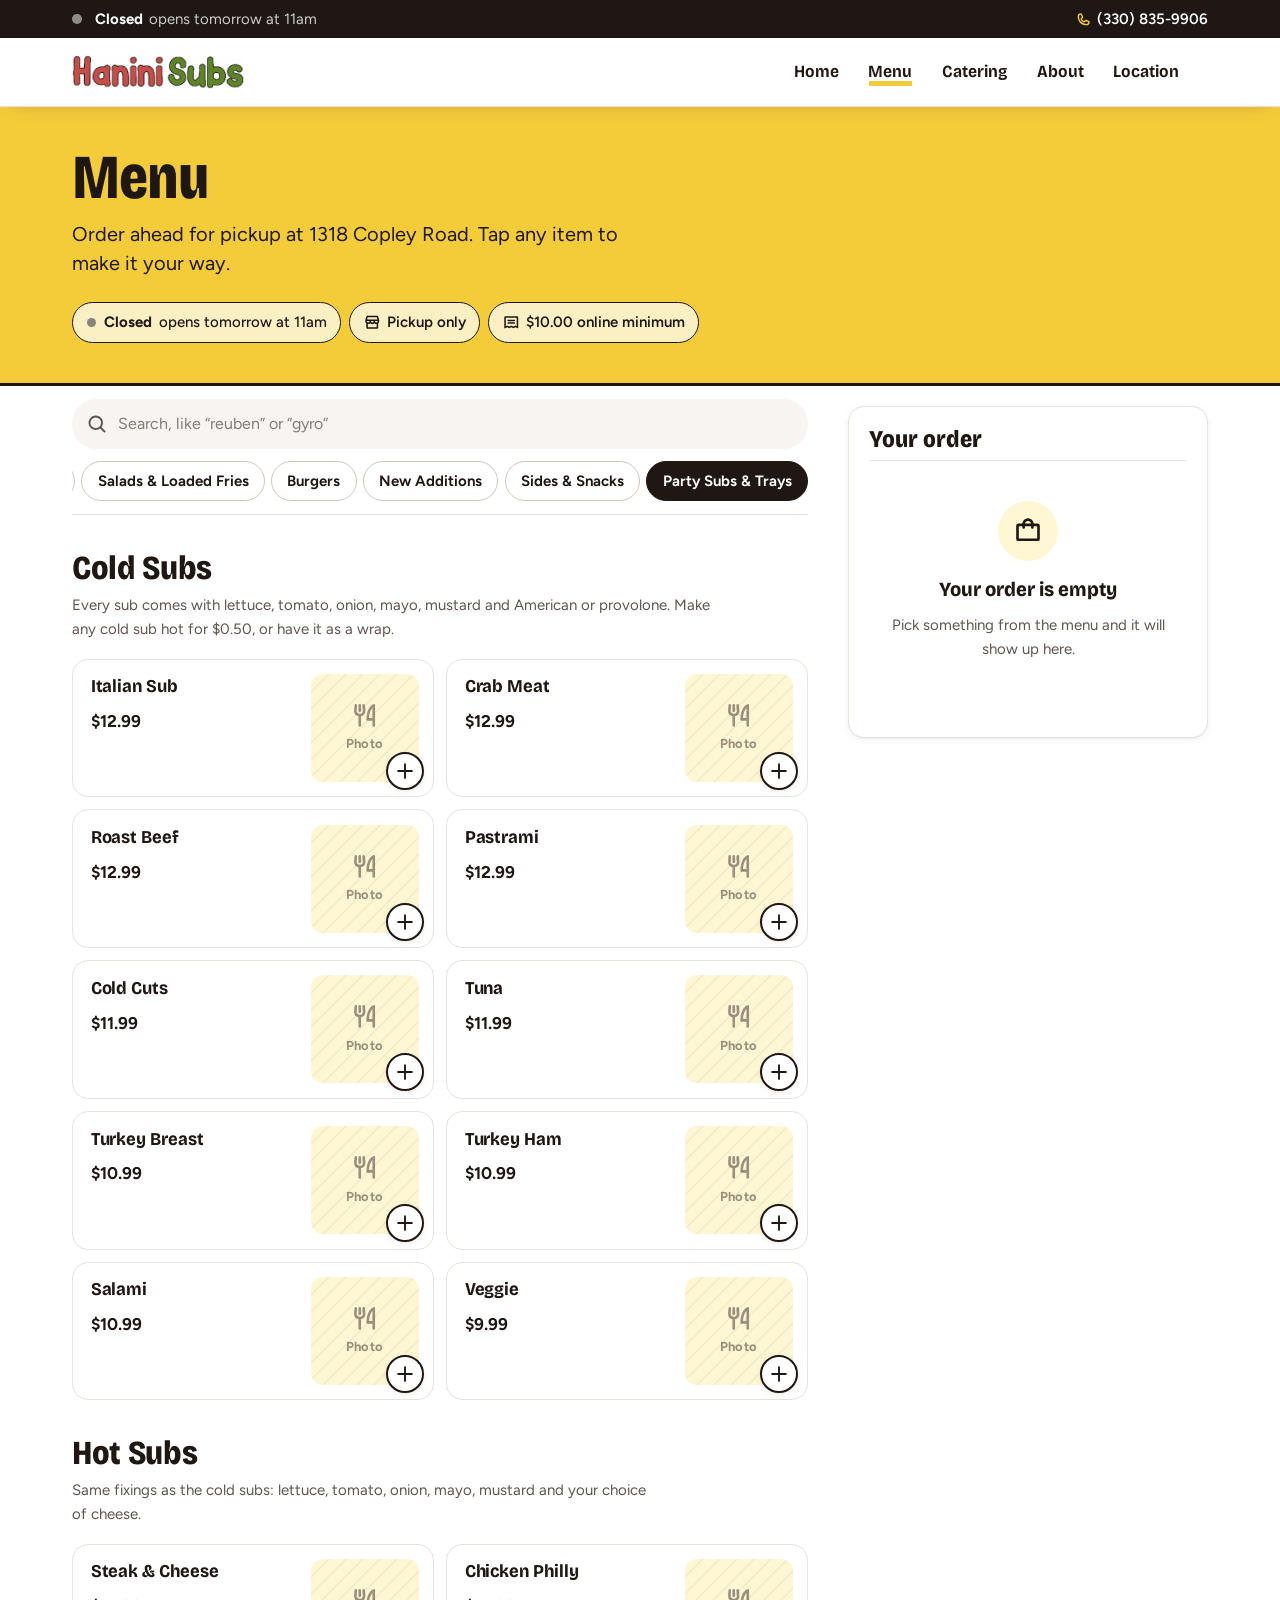
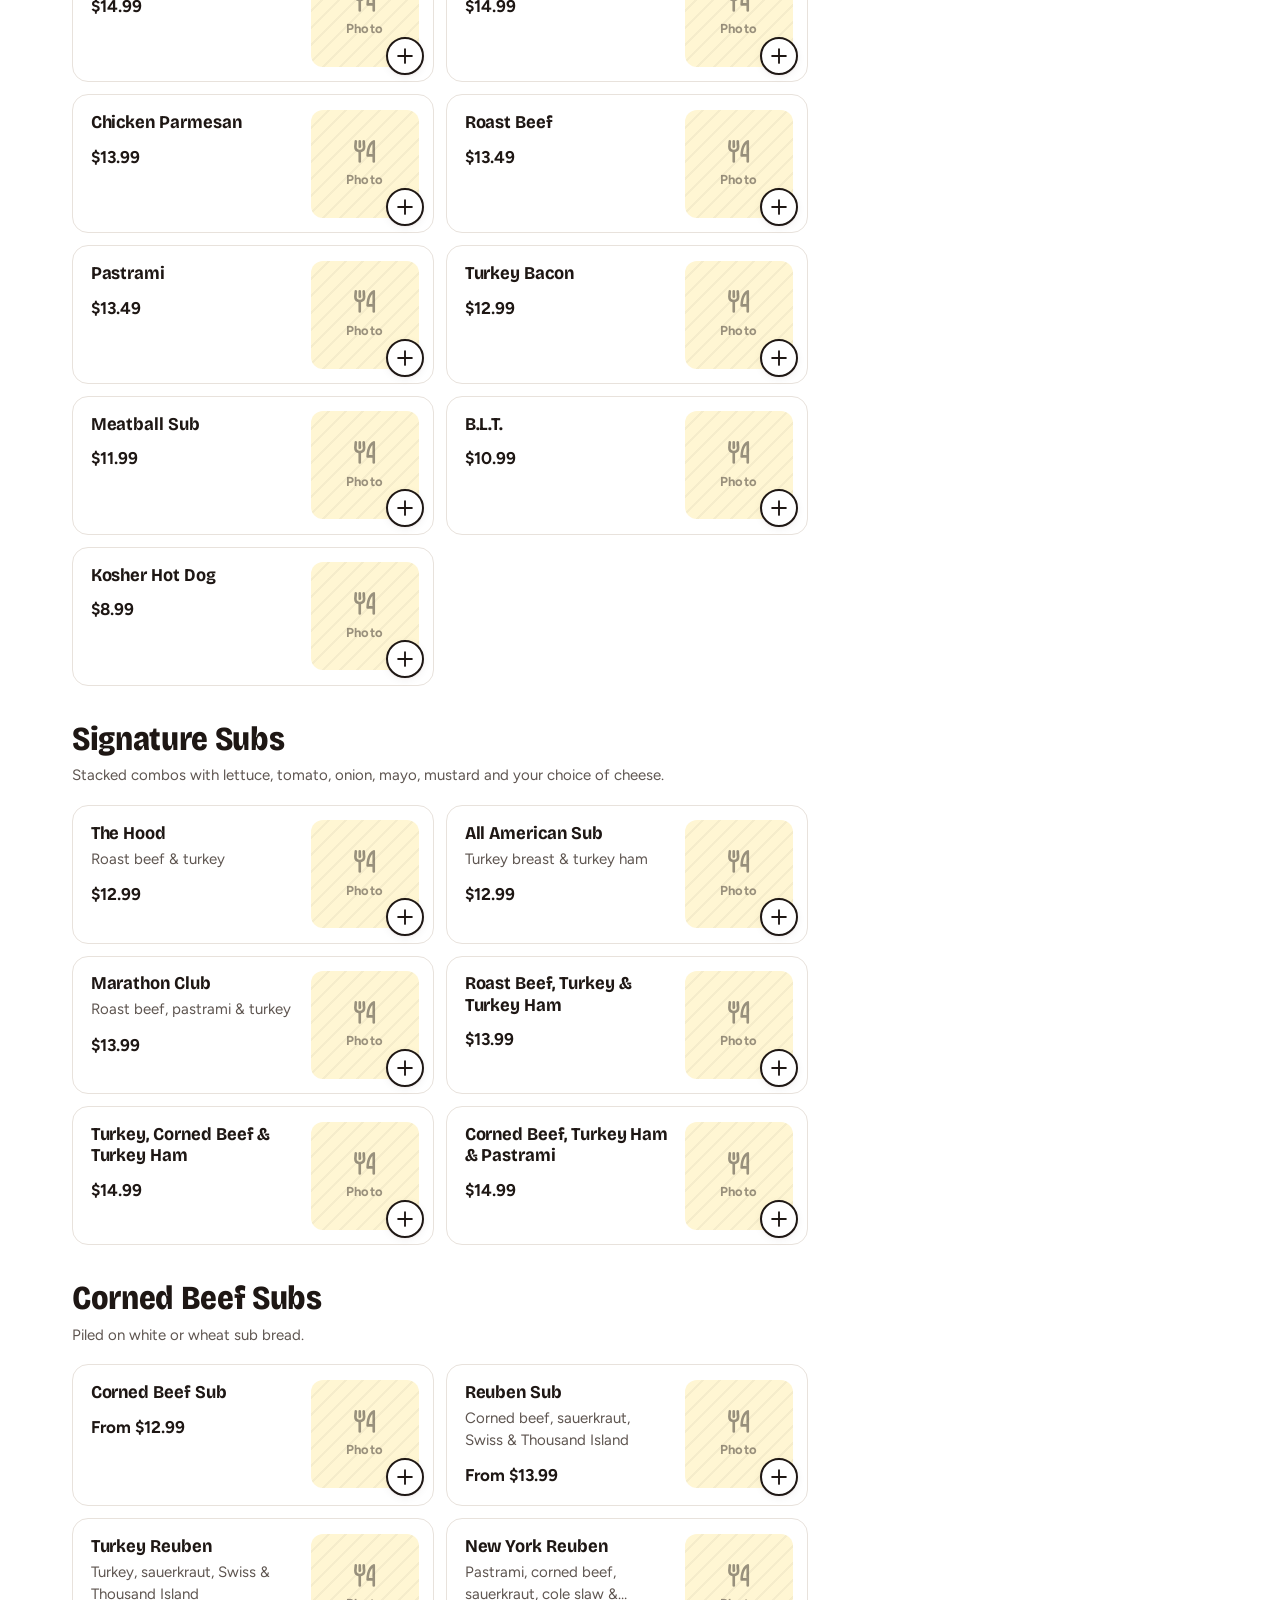
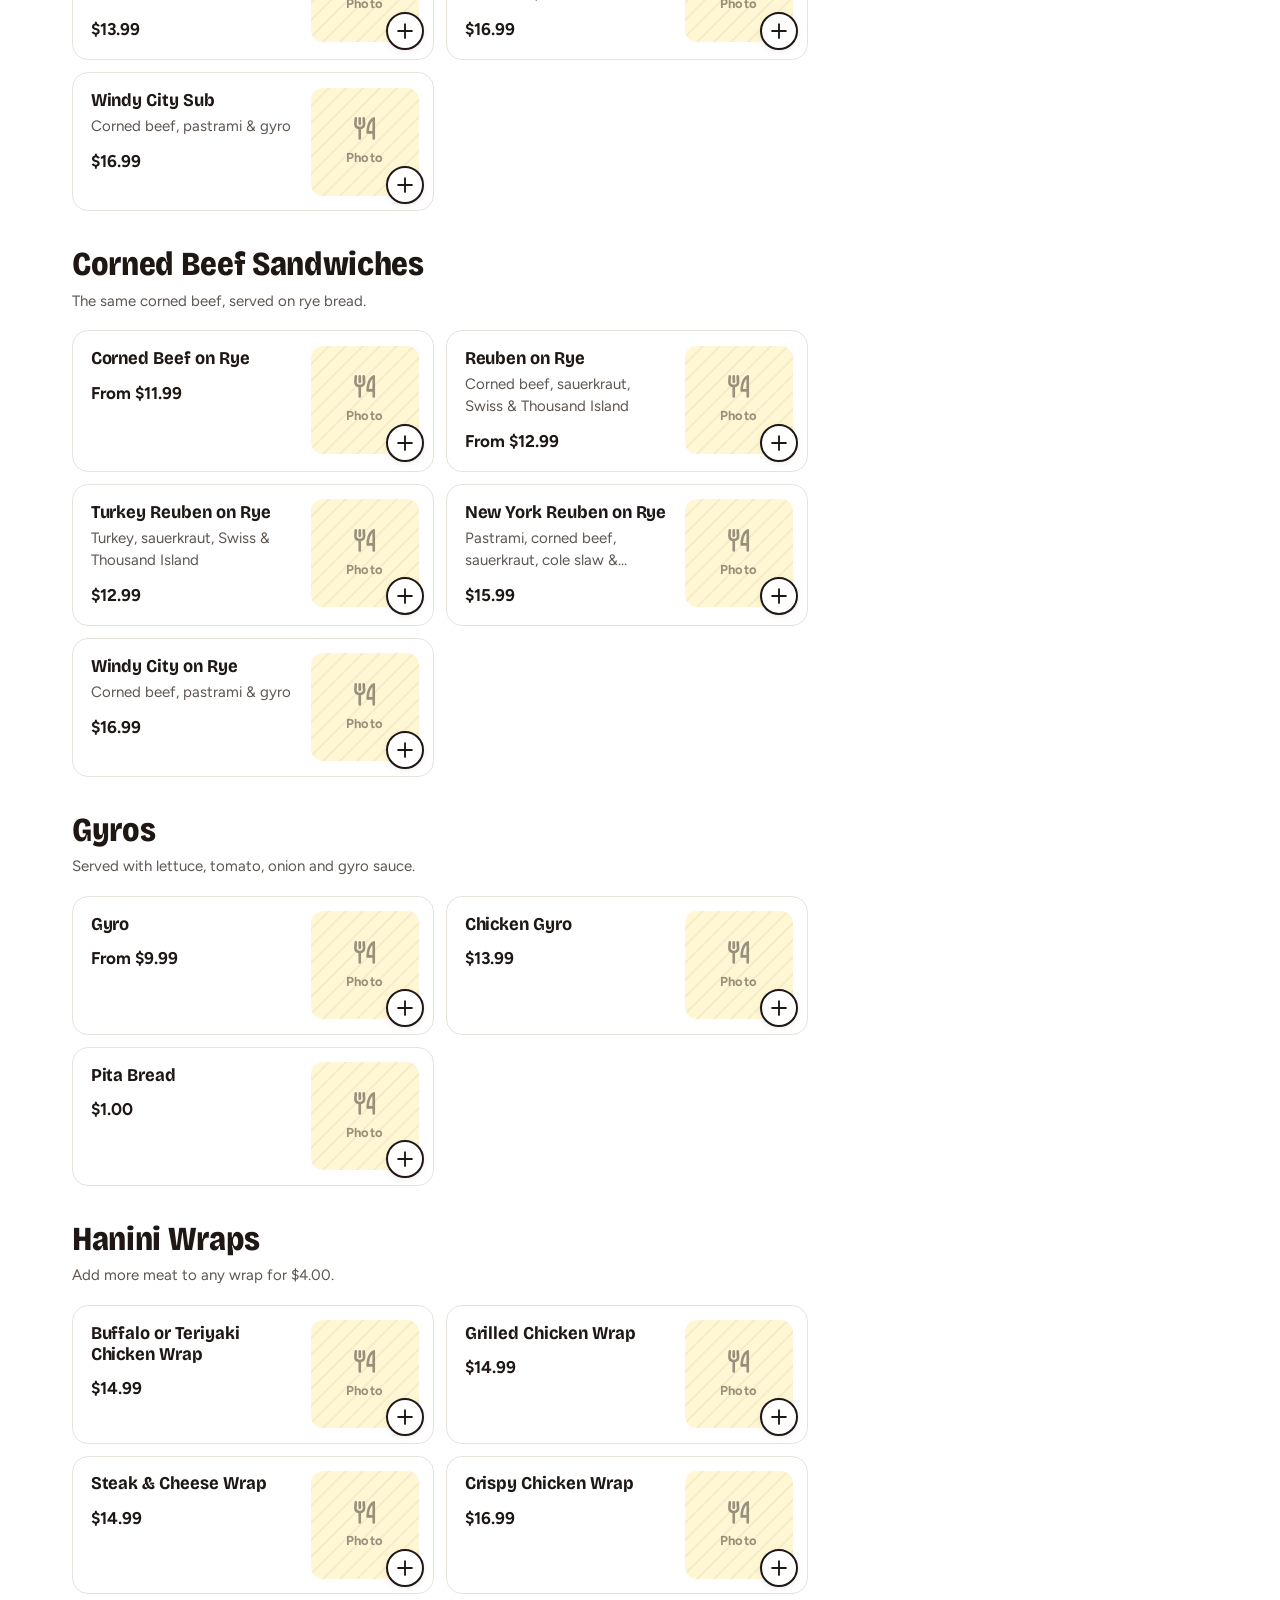
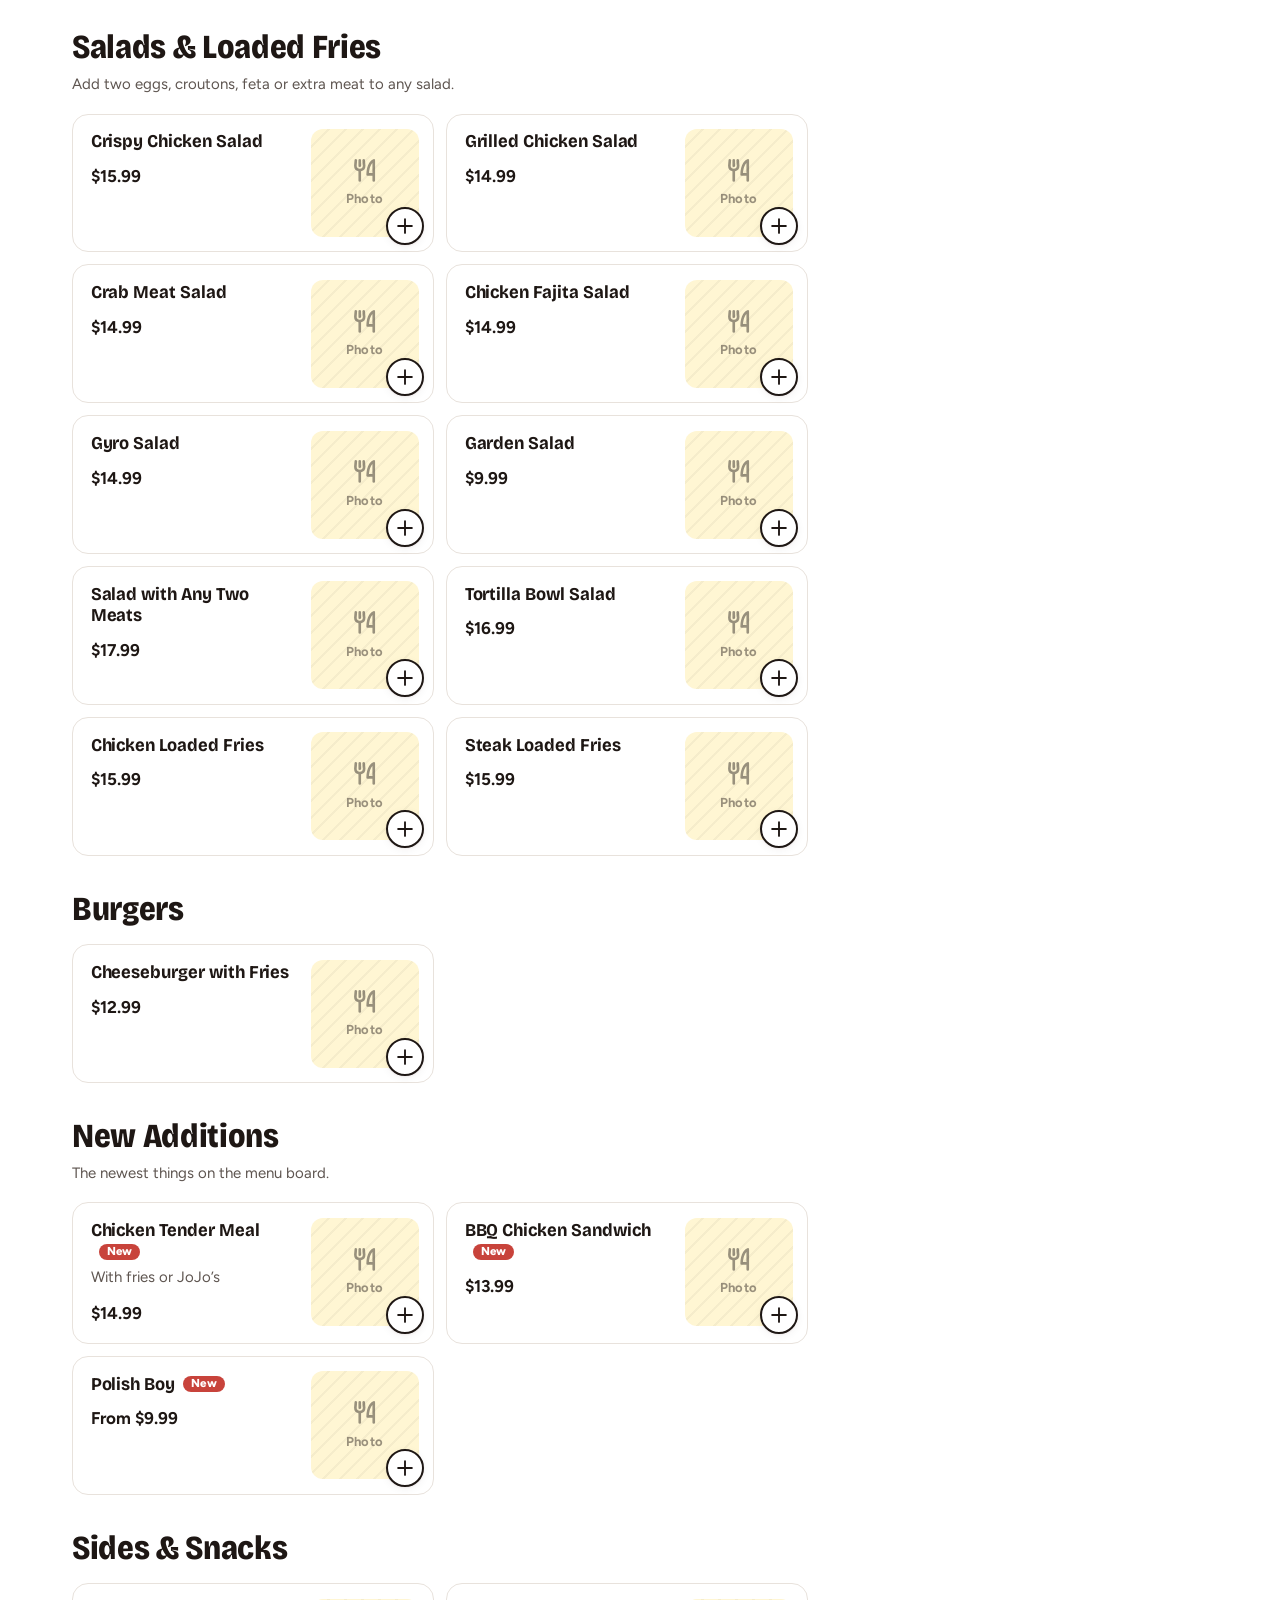
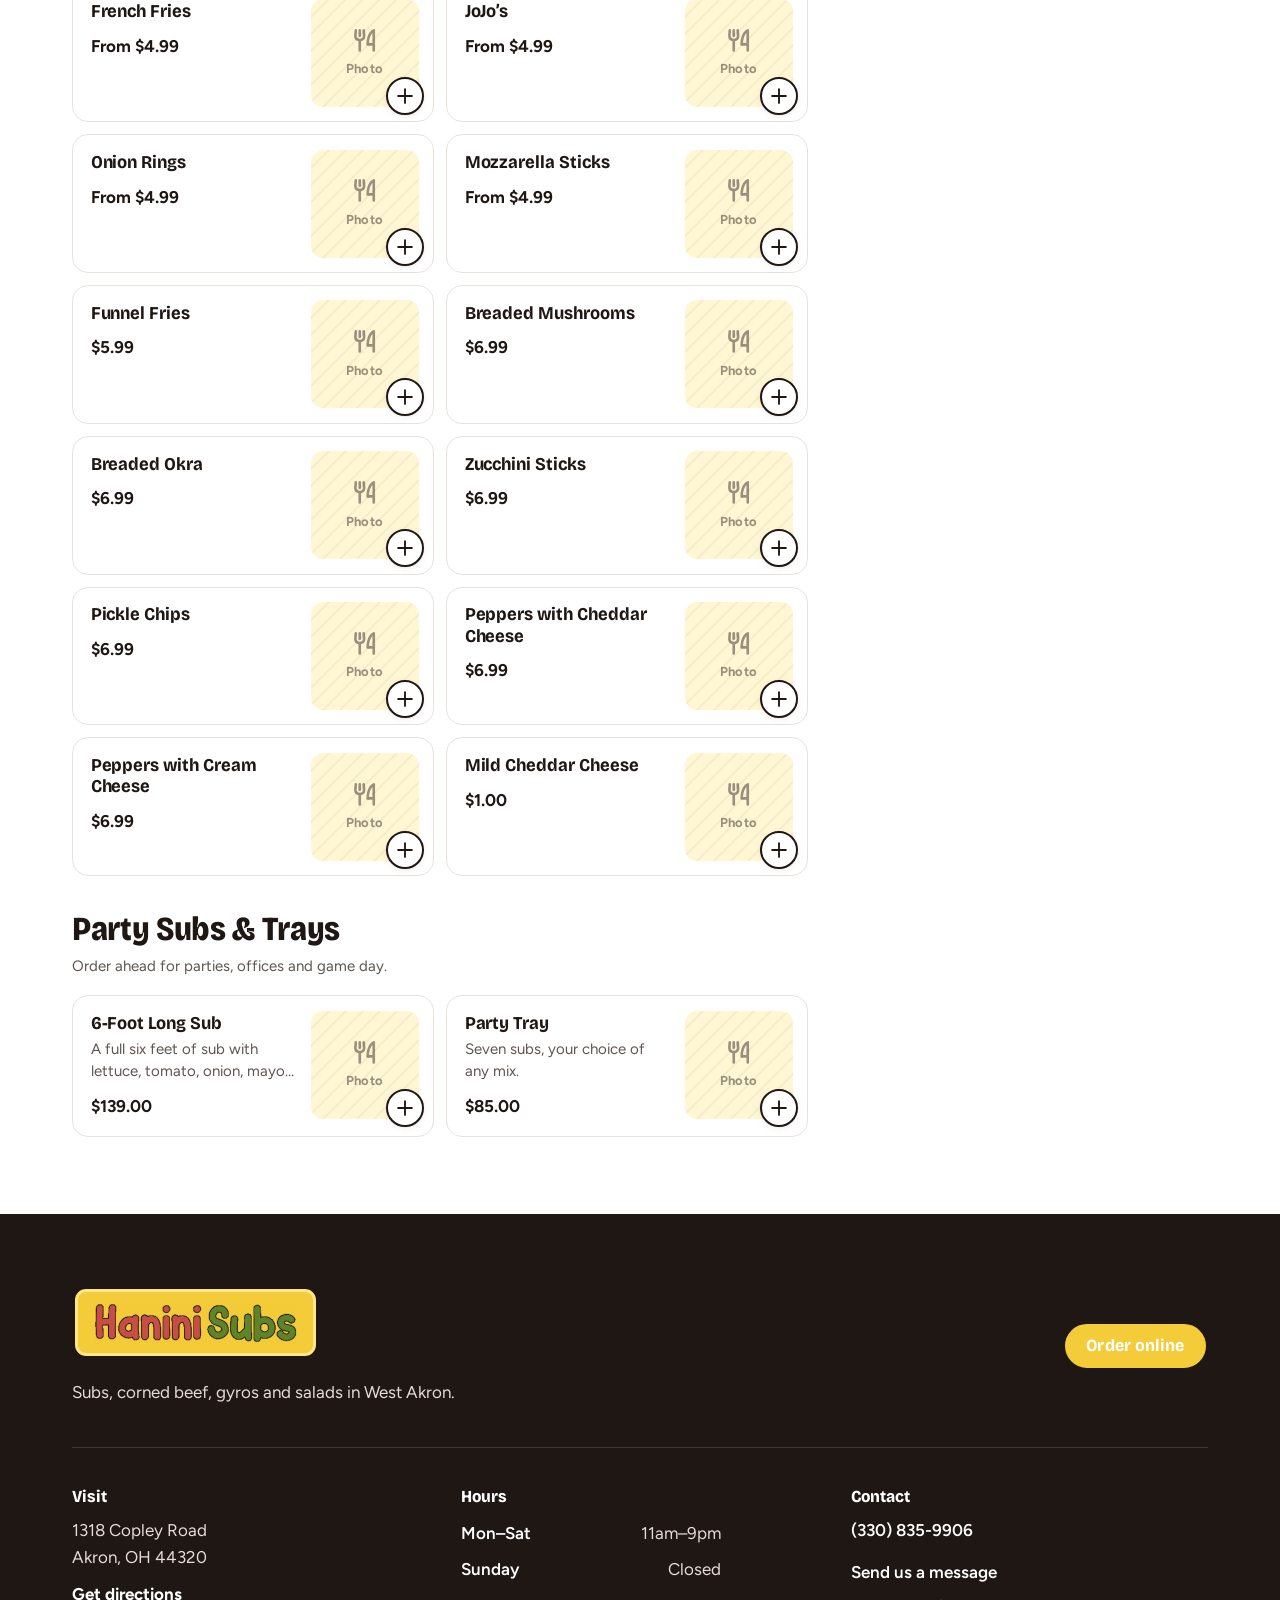
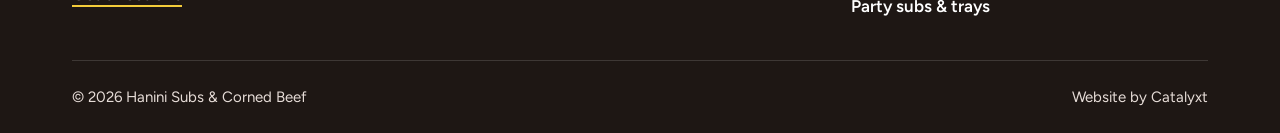
<file: order.html>
<!doctype html>
<html lang="en">
<head>
<meta charset="utf-8">
<meta name="viewport" content="width=device-width, initial-scale=1, viewport-fit=cover">
<title>Menu & Online Ordering | Hanini Subs</title>
<meta name="description" content="The full Hanini Subs menu: cold and hot subs, corned beef, gyros, wraps, salads and sides. Customize any item and order ahead for pickup in Akron.">
<meta name="theme-color" content="#1E1714">
<meta property="og:type" content="website">
<meta property="og:site_name" content="Hanini Subs">
<meta property="og:title" content="Menu & Online Ordering | Hanini Subs">
<meta property="og:description" content="The full Hanini Subs menu: cold and hot subs, corned beef, gyros, wraps, salads and sides. Customize any item and order ahead for pickup in Akron.">
<meta property="og:image" content="assets/img/og-image.jpg">
<link rel="icon" type="image/png" sizes="32x32" href="assets/img/favicon-32.png">
<link rel="icon" type="image/png" sizes="512x512" href="assets/img/favicon-512.png">
<link rel="apple-touch-icon" href="assets/img/apple-touch-icon.png">
<link rel="preload" href="assets/fonts/bricolage-grotesque-latin-var.woff2" as="font" type="font/woff2" crossorigin>
<link rel="preload" href="assets/fonts/figtree-latin-var.woff2" as="font" type="font/woff2" crossorigin>
<link rel="stylesheet" href="assets/css/styles.css">
</head>
<body class="page-order">

<a class="skip-link" href="#main">Skip to content</a>
<div class="announce">
  <div class="container announce__inner">
    <p class="announce__status" data-shop-status>Open Mon–Sat, 11am–9pm</p>
    <a class="announce__phone" href="tel:+13308359906" data-bind-href="phone"><svg class="icon" aria-hidden="true" focusable="false"><use href="#i-phone"></use></svg><span data-bind="phone">(330) 835-9906</span></a>
  </div>
</div>
<div class="header-sentinel" data-header-sentinel aria-hidden="true"></div>
<header class="site-header">
  <div class="container site-header__inner">
    <a class="brand" href="index.html"><img src="assets/img/hanini-logo.png" alt="Hanini Subs home" width="800" height="158"></a>
    <nav id="site-nav" class="site-nav" aria-label="Main">
      <ul><li><a href="index.html">Home</a></li><li><a href="order.html" aria-current="page">Menu</a></li><li><a href="catering.html">Catering</a></li><li><a href="about.html">About</a></li><li><a href="location.html">Location</a></li></ul>
      <div class="site-nav__extra">
        <p class="status-line" data-shop-status></p>
        <a href="tel:+13308359906" data-bind-href="phone">Call <span data-bind="phone">(330) 835-9906</span></a>
      </div>
    </nav>
    <div class="site-header__actions">
      <a class="btn btn--primary btn--sm header-order" href="order.html">Order online</a>
      <button class="icon-btn cart-btn" type="button" data-cart-button aria-label="Your order"><svg class="icon" aria-hidden="true" focusable="false"><use href="#i-bag"></use></svg><span class="cart-count" data-cart-count hidden>0</span></button>
      <button class="icon-btn nav-toggle" type="button" data-nav-toggle aria-expanded="false" aria-controls="site-nav" aria-label="Open menu"><svg class="icon" aria-hidden="true" focusable="false"><use href="#i-list"></use></svg></button>
    </div>
  </div>
</header>

<main id="main">
  <section class="page-head page-head--compact" aria-labelledby="menu-title">
    <div class="container page-head__inner">
      <div>
        <h1 class="page-title" id="menu-title">Menu</h1>
        <p class="page-lead">Order ahead for pickup at <span data-bind="street">1318 Copley Road</span>. Tap any item to make it your way.</p>
      </div>
      <ul class="page-facts" aria-label="Ordering details">
        <li data-shop-status>Open Mon–Sat, 11am–9pm</li>
        <li><svg class="icon" aria-hidden="true" focusable="false"><use href="#i-storefront"></use></svg>Pickup only</li>
        <li><svg class="icon" aria-hidden="true" focusable="false"><use href="#i-receipt"></use></svg><span><span data-bind="minimum">$10.00</span> online minimum</span></li>
      </ul>
    </div>
  </section>

  <div class="container order-layout">
    <div class="order-main">
      <div class="menu-toolbar">
        <div class="search">
          <label class="visually-hidden" for="menu-search">Search the menu</label>
          <svg class="icon" aria-hidden="true" focusable="false"><use href="#i-magnifying-glass"></use></svg>
          <input class="input search__input" id="menu-search" type="search" placeholder="Search, like “reuben” or “gyro”" autocomplete="off" enterkeyhint="search" data-menu-search>
          <button class="icon-btn search__clear" type="button" data-search-clear aria-label="Clear search" hidden><svg class="icon" aria-hidden="true" focusable="false"><use href="#i-x"></use></svg></button>
        </div>
        <nav class="chips" aria-label="Menu categories" data-menu-chips></nav>
      </div>
      <p class="visually-hidden" aria-live="polite" data-search-status></p>
      <div class="menu" data-menu></div>
      <div class="menu-empty" data-menu-empty hidden>
        <span class="cart-empty__icon"><svg class="icon" aria-hidden="true" focusable="false"><use href="#i-magnifying-glass"></use></svg></span>
        <p class="cart-empty__title">Nothing matches “<span data-empty-query></span>”</p>
        <p class="muted">Try a different word, like “turkey” or “fries”.</p>
        <button class="btn btn--secondary" type="button" data-empty-clear>Clear search</button>
      </div>
    </div>

    <aside class="order-panel" data-order-panel aria-labelledby="panel-title">
      <h2 class="order-panel__title" id="panel-title">Your order</h2>
      <div data-order-panel-body></div>
    </aside>
  </div>

  <div class="order-bar" data-order-bar hidden>
    <div class="container">
      <button class="btn btn--primary btn--block order-bar__btn" type="button" data-cart-button>
        <span class="order-bar__count" data-order-bar-count>0</span>
        <span>View order</span>
        <span class="num" data-order-bar-total>$0.00</span>
      </button>
    </div>
  </div>
</main>

<footer class="site-footer">
  <div class="container">
    <div class="site-footer__top">
      <div>
        <a class="sign-plate" href="index.html"><img src="assets/img/hanini-logo.png" alt="Hanini Subs home" width="800" height="158" loading="lazy"></a>
        <p class="site-footer__tag">Subs, corned beef, gyros and salads in West Akron.</p>
      </div>
      <a class="btn btn--yellow" href="order.html">Order online</a>
    </div>
    <div class="site-footer__grid">
      <div>
        <h2 class="footer-h">Visit</h2>
        <address><span data-bind="street">1318 Copley Road</span><br><span data-bind="cityline">Akron, OH 44320</span></address>
        <p style="margin-top:.6rem"><a class="text-link text-link--on-dark" href="https://www.google.com/maps/dir/?api=1&amp;destination=Hanini+Subs+1318+Copley+Rd+Akron+OH+44320" data-bind-href="directions" target="_blank" rel="noopener">Get directions</a></p>
      </div>
      <div>
        <h2 class="footer-h">Hours</h2>
        <dl class="hours" data-hours="compact"><div class="hours-row"><dt>Mon–Sat</dt><dd>11am–9pm</dd></div><div class="hours-row"><dt>Sunday</dt><dd>Closed</dd></div></dl>
      </div>
      <div>
        <h2 class="footer-h">Contact</h2>
        <ul class="footer-links">
          <li><a href="tel:+13308359906" data-bind-href="phone"><span data-bind="phone">(330) 835-9906</span></a></li>
          <li><a href="#" data-bind-href="email" data-hide-empty><span data-bind="email">Email</span></a></li>
          <li><a href="location.html#contact">Send us a message</a></li>
          <li><a href="catering.html">Party subs &amp; trays</a></li>
        </ul>
      </div>
    </div>
    <div class="site-footer__bottom">
      <p>© <span data-year>2026</span> Hanini Subs &amp; Corned Beef</p>
      <div class="social">
        <a href="#" data-bind-href="facebook" data-hide-empty target="_blank" rel="noopener" aria-label="Hanini Subs on Facebook"><svg class="icon" aria-hidden="true" focusable="false"><use href="#i-facebook-logo"></use></svg></a>
        <a href="#" data-bind-href="instagram" data-hide-empty target="_blank" rel="noopener" aria-label="Hanini Subs on Instagram"><svg class="icon" aria-hidden="true" focusable="false"><use href="#i-instagram-logo"></use></svg></a>
      </div>
      <p>Website by Catalyxt</p>
    </div>
  </div>
</footer>
<script src="assets/js/config.js"></script>
<script src="assets/js/icons.js"></script>
<script src="assets/js/menu-data.js"></script>
<script src="assets/js/cart.js"></script>
<script src="assets/js/app.js"></script>
<script src="assets/js/order.js"></script>
</body>
</html>
</file>
<file: assets/css/styles.css>
/* ==========================================================================
   Hanini Subs — styles
   Palette comes straight off the storefront: the logo's red "Hanini" and
   green "Subs", the yellow sign board, and the brick of the building.

   Roles
     red      actions (order, add, checkout)
     green    selected / included / open
     yellow   the sign: page heads, highlights, focus halo
     brick    dark surfaces (hero base, catering band, footer)

   Corner rule: buttons, chips, steppers = full pill · cards 16px ·
   media 12px · inputs 10px · sheets 22px.
   ========================================================================== */

/* ---------- Fonts (self-hosted, SIL Open Font License) ---------- */
@font-face {
  font-family: 'Bricolage Grotesque';
  src: url('../fonts/bricolage-grotesque-latin-var.woff2') format('woff2-variations'),
       url('../fonts/bricolage-grotesque-latin-var.woff2') format('woff2');
  font-weight: 200 800;
  font-stretch: 75% 100%;
  font-display: swap;
}
@font-face {
  font-family: 'Figtree';
  src: url('../fonts/figtree-latin-var.woff2') format('woff2-variations'),
       url('../fonts/figtree-latin-var.woff2') format('woff2');
  font-weight: 300 900;
  font-display: swap;
}

/* ---------- Tokens ---------- */
:root {
  --red: #C8433B;
  --red-deep: #A8352E;
  --red-sign: #B83A33;
  --red-tint: #FCEBE8;
  --green: #4B7F1F;
  --green-deep: #3B6617;
  --green-tint: #EDF5E4;
  --green-glow: #9BD36A;
  --yellow: #F4CC3A;
  --yellow-bright: #FFE58A;
  --yellow-tint: #FFF6D3;
  --brick: #5C2119;
  --brick-deep: #43160F;
  --brick-text: #EFD3CA;
  --ink: #1E1714;
  --ink-2: #5E5550;
  --ink-3: #8C837D;
  --line: #E8E2DC;
  --line-strong: #CEC5BE;
  --paper: #FFFFFF;
  --paper-2: #F7F4F1;

  --font-display: 'Bricolage Grotesque', 'Arial Narrow', 'Helvetica Neue', system-ui, sans-serif;
  --font-body: 'Figtree', system-ui, -apple-system, 'Segoe UI', Roboto, sans-serif;

  --fs-xs: 0.8125rem;
  --fs-sm: 0.9375rem;
  --fs-base: 1.0625rem;
  --fs-md: 1.25rem;
  --fs-lg: 1.5625rem;
  --fs-xl: clamp(1.95rem, 1.35rem + 2vw, 2.7rem);
  --fs-2xl: clamp(2.4rem, 1.55rem + 3.4vw, 4.4rem);

  --r-pill: 999px;
  --r-card: 16px;
  --r-media: 12px;
  --r-input: 10px;
  --r-sheet: 22px;

  --shadow-1: 0 1px 2px rgb(67 22 15 / 0.06), 0 2px 8px rgb(67 22 15 / 0.05);
  --shadow-2: 0 12px 28px -10px rgb(67 22 15 / 0.24), 0 2px 6px rgb(67 22 15 / 0.07);
  --shadow-3: 0 28px 70px -14px rgb(40 12 8 / 0.42);

  --ease-out: cubic-bezier(0.22, 1, 0.36, 1);
  --ease-in: cubic-bezier(0.55, 0, 1, 0.45);

  --header-h: 68px;
  --container: 1200px;
  --gutter: clamp(1rem, 4vw, 2rem);
  --focus: 0 0 0 2px var(--paper), 0 0 0 4px var(--ink), 0 0 0 7px var(--yellow);
}

/* ---------- Base ---------- */
*, *::before, *::after { box-sizing: border-box; }
html {
  -webkit-text-size-adjust: 100%;
  text-size-adjust: 100%;
  -webkit-tap-highlight-color: transparent;
  scroll-behavior: smooth;
  scroll-padding-top: calc(var(--header-h) + 1rem);
  color-scheme: light;
}
html.is-locked { overflow: hidden; }
body {
  margin: 0;
  font-family: var(--font-body);
  font-size: var(--fs-base);
  line-height: 1.6;
  color: var(--ink);
  background: var(--paper);
  font-feature-settings: 'tnum' 0;
  text-rendering: optimizeLegibility;
  -webkit-font-smoothing: antialiased;
}
img, svg, iframe { display: block; max-width: 100%; }
img { height: auto; }
h1, h2, h3, h4 { margin: 0; font-family: var(--font-display); line-height: 1.05; text-wrap: balance; }
p { margin: 0; text-wrap: pretty; }
ul, ol { margin: 0; padding: 0; }
a { color: inherit; }
address { font-style: normal; }
button, input, select, textarea { font: inherit; color: inherit; }
button, a, [role="button"], label.opt, .chip { touch-action: manipulation; }
button, .btn, .chip, .stepper, .icon-btn { -webkit-user-select: none; user-select: none; }
::selection { background: var(--yellow); color: var(--ink); }
:focus { outline: none; }
:focus-visible { outline: none; box-shadow: var(--focus); border-radius: 6px; }
[hidden] { display: none !important; }
.num { font-variant-numeric: tabular-nums; }
a[href^="tel:"] { white-space: nowrap; }

.icon { width: 1.25em; height: 1.25em; flex: none; fill: currentColor; }

.visually-hidden {
  position: absolute !important; width: 1px; height: 1px; padding: 0; margin: -1px;
  overflow: hidden; clip: rect(0 0 0 0); white-space: nowrap; border: 0;
}
.skip-link {
  position: absolute; left: 1rem; top: -100px; z-index: 300;
  background: var(--ink); color: #fff; padding: 0.7rem 1rem; border-radius: var(--r-input);
  font-weight: 700; text-decoration: none;
}
.skip-link:focus { top: 1rem; }

.container { width: 100%; max-width: var(--container); margin-inline: auto; padding-inline: var(--gutter); }

/* Scrollbars */
* { scrollbar-width: thin; scrollbar-color: var(--line-strong) transparent; }

/* ---------- Type helpers ---------- */
.h2 { font-size: var(--fs-xl); font-weight: 800; font-stretch: 84%; letter-spacing: -0.012em; }
.h3 { font-size: var(--fs-md); font-weight: 750; font-stretch: 92%; letter-spacing: -0.005em; }
.lead { font-size: var(--fs-md); color: var(--ink-2); line-height: 1.5; max-width: 52ch; }
.muted { color: var(--ink-2); }
.stack > * + * { margin-top: 1rem; }
.stack--lg > * + * { margin-top: 1.5rem; }
.prose p { max-width: 62ch; }
.prose p + p { margin-top: 1rem; }

.text-link {
  display: inline-flex; align-items: center; gap: 0.35rem;
  font-weight: 700; color: var(--ink);
  text-decoration: underline; text-decoration-thickness: 2px;
  text-underline-offset: 0.3em; text-decoration-color: var(--yellow);
  transition: text-decoration-color 140ms ease;
}
.text-link--on-dark { color: #fff; text-decoration-color: var(--yellow); }

/* ---------- Buttons ---------- */
.btn {
  --btn-bg: var(--paper); --btn-fg: var(--ink); --btn-bd: var(--ink);
  display: inline-flex; align-items: center; justify-content: center; gap: 0.6rem;
  min-height: 48px; padding: 0.7rem 1.35rem;
  font-family: var(--font-display); font-weight: 700; font-stretch: 94%;
  font-size: 1.0625rem; line-height: 1.1; letter-spacing: 0.005em;
  white-space: nowrap; text-decoration: none;
  color: var(--btn-fg); background: var(--btn-bg);
  border: 2px solid var(--btn-bd); border-radius: var(--r-pill);
  cursor: pointer;
  transition: transform 120ms var(--ease-out), background-color 140ms ease, color 140ms ease, border-color 140ms ease;
}
.btn:active:not(:disabled) { transform: translateY(1px) scale(0.98); }
.btn:disabled { cursor: not-allowed; --btn-bg: var(--paper-2); --btn-fg: var(--ink-3); --btn-bd: var(--line-strong); }
.btn .icon { width: 1.15em; height: 1.15em; }
.btn--primary { --btn-bg: var(--red); --btn-fg: #fff; --btn-bd: var(--ink); }
.btn--secondary { --btn-bg: var(--paper); --btn-fg: var(--ink); --btn-bd: var(--ink); }
.btn--yellow { --btn-bg: var(--yellow); --btn-fg: var(--ink); --btn-bd: var(--ink); }
.btn--on-dark { --btn-bg: rgb(255 255 255 / 0.06); --btn-fg: #fff; --btn-bd: rgb(255 255 255 / 0.85); }
.btn--sm { min-height: 40px; padding: 0.45rem 1rem; font-size: 0.975rem; }
.btn--lg { min-height: 54px; padding: 0.85rem 1.6rem; font-size: 1.125rem; }
.btn--block { width: 100%; }
.btn-row { display: flex; flex-wrap: wrap; gap: 0.75rem; }
.btn.is-loading { cursor: progress; }

.icon-btn {
  position: relative; display: inline-grid; place-items: center;
  width: 44px; height: 44px; border-radius: var(--r-pill);
  border: 2px solid transparent; background: transparent; color: var(--ink);
  cursor: pointer; transition: background-color 140ms ease, transform 120ms var(--ease-out);
}
.icon-btn .icon { width: 24px; height: 24px; }
.icon-btn:active { transform: scale(0.94); }

.link-btn {
  display: inline-flex; align-items: center; gap: 0.3rem;
  padding: 0.3rem 0; border: 0; background: none; cursor: pointer;
  font-size: var(--fs-sm); font-weight: 600; color: var(--ink);
  text-decoration: underline; text-underline-offset: 3px; text-decoration-color: var(--line-strong);
}
.link-btn .icon { width: 1em; height: 1em; }
.link-btn--danger { color: var(--red-deep); }

@media (hover: hover) and (pointer: fine) {
  .btn--primary:hover:not(:disabled) { --btn-bg: var(--red-deep); }
  .btn--secondary:hover:not(:disabled) { --btn-bg: var(--yellow-tint); }
  .btn--yellow:hover:not(:disabled) { --btn-bg: var(--yellow-bright); }
  .btn--on-dark:hover { --btn-bg: rgb(255 255 255 / 0.16); }
  .icon-btn:hover { background: var(--paper-2); }
  .text-link:hover { text-decoration-color: var(--red); }
  .link-btn:hover { text-decoration-color: currentColor; }
}

/* ---------- Status + hours ---------- */
.status-dot {
  display: inline-block; width: 0.6rem; height: 0.6rem; border-radius: 50%;
  background: var(--ink-3); margin-right: 0.5rem; vertical-align: 0.05em; flex: none;
}
.status-dot.is-open { background: var(--green); box-shadow: 0 0 0 3px rgb(75 127 31 / 0.2); }
.status-line { display: flex; align-items: center; flex-wrap: wrap; gap: 0 0.35rem; }
.status-line strong { font-weight: 700; }

.hours { margin: 0; display: grid; gap: 0.15rem; }
.hours-row { display: flex; justify-content: space-between; gap: 1.5rem; padding: 0.35rem 0; }
.hours-row dt { font-weight: 600; }
.hours-row dd { margin: 0; font-variant-numeric: tabular-nums; color: var(--ink-2); }
.hours--table .hours-row { border-bottom: 1px solid var(--line); padding: 0.6rem 0; }
.hours--table .hours-row:last-child { border-bottom: 0; }
.hours-row.is-today dt, .hours-row.is-today dd { color: var(--ink); font-weight: 700; }
.today-tag {
  display: inline-block; margin-left: 0.4rem; padding: 0.05rem 0.5rem;
  font-size: var(--fs-xs); font-weight: 700; border-radius: var(--r-pill);
  background: var(--yellow); color: var(--ink); vertical-align: 0.1em;
}

/* ---------- Announcement bar ---------- */
.announce { background: var(--ink); color: #fff; font-size: var(--fs-sm); }
.announce__inner { display: flex; align-items: center; justify-content: space-between; gap: 1rem; min-height: 38px; }
.announce__status { display: flex; align-items: center; gap: 0 0.35rem; flex-wrap: wrap; }
.announce__status span { color: rgb(255 255 255 / 0.78); }
.announce .status-dot { background: rgb(255 255 255 / 0.5); }
.announce .status-dot.is-open { background: var(--green-glow); box-shadow: 0 0 0 3px rgb(155 211 106 / 0.25); }
.announce__phone { display: inline-flex; align-items: center; gap: 0.4rem; font-weight: 600; text-decoration: none; color: #fff; }
.announce__phone .icon { width: 1em; height: 1em; color: var(--yellow); }
@media (max-width: 479px) { .announce__phone span { display: none; } }

/* ---------- Header ---------- */
.header-sentinel { height: 1px; margin-bottom: -1px; }
.site-header {
  position: sticky; top: 0; z-index: 60;
  background: rgb(255 255 255 / 0.97);
  border-bottom: 1px solid var(--line);
  transition: box-shadow 200ms ease;
}
.site-header.is-stuck { box-shadow: 0 6px 20px -12px rgb(67 22 15 / 0.35); }
.site-header__inner { display: flex; align-items: center; gap: 1rem; height: var(--header-h); }
.brand { display: block; flex: none; border-radius: 8px; }
.brand img { height: 34px; width: auto; }
.site-nav { margin-left: auto; }
.site-nav ul { list-style: none; display: flex; gap: 0.25rem; }
.site-nav a {
  display: block; padding: 0.5rem 0.8rem; border-radius: var(--r-pill);
  font-family: var(--font-display); font-weight: 650; font-stretch: 92%; font-size: 1.0625rem;
  text-decoration: none; color: var(--ink);
  background-image: linear-gradient(var(--yellow), var(--yellow));
  background-repeat: no-repeat; background-position: 50% 82%; background-size: 0% 0.32em;
  transition: background-size 220ms var(--ease-out);
}
.site-nav a[aria-current="page"] { background-size: calc(100% - 1.6rem) 0.32em; }
.site-nav__extra { display: none; }
.site-header__actions { display: flex; align-items: center; gap: 0.35rem; }
.cart-btn .cart-count {
  position: absolute; top: 1px; right: 0; min-width: 20px; height: 20px; padding: 0 5px;
  display: grid; place-items: center; border-radius: var(--r-pill);
  background: var(--red); color: #fff; border: 2px solid #fff;
  font-size: 0.72rem; font-weight: 800; font-variant-numeric: tabular-nums; line-height: 1;
}
.cart-btn.is-bumped { animation: bump 420ms var(--ease-out); }
@keyframes bump { 0% { transform: scale(1); } 35% { transform: scale(1.18); } 100% { transform: scale(1); } }
.nav-toggle { display: none; }

@media (hover: hover) and (pointer: fine) {
  .site-nav a:hover { background-size: calc(100% - 1.6rem) 0.32em; }
}

@media (max-width: 959px) {
  .nav-toggle { display: inline-grid; }
  .site-nav {
    position: absolute; left: 0; right: 0; top: 100%;
    background: var(--paper); border-bottom: 1px solid var(--line);
    box-shadow: 0 24px 40px -24px rgb(67 22 15 / 0.35);
    padding: 0.5rem var(--gutter) 1.5rem;
    display: none;
  }
  .site-header.nav-open .site-nav { display: block; animation: drop 220ms var(--ease-out); }
  .site-nav ul { flex-direction: column; gap: 0; }
  .site-nav li + li { border-top: 1px solid var(--line); }
  .site-nav a { padding: 0.95rem 0; font-size: 1.35rem; border-radius: 0; background-position: 0 78%; }
  .site-nav a[aria-current="page"] { background-size: 3.2rem 0.32em; }
  .site-nav__extra { display: grid; gap: 0.5rem; margin-top: 1rem; padding-top: 1rem; border-top: 1px solid var(--line); color: var(--ink-2); }
  .site-nav__extra a { font-family: var(--font-body); font-size: var(--fs-base); padding: 0; font-weight: 600; color: var(--ink); background: none; }
}
@media (max-width: 559px) {
  .header-order { display: none; }
  .brand img { height: 28px; }
}
@keyframes drop { from { opacity: 0; transform: translateY(-8px); } to { opacity: 1; transform: none; } }

/* ---------- Hero (home) ---------- */
.hero { position: relative; isolation: isolate; background: var(--brick-deep); color: #fff; overflow: hidden; }
.hero__media { aspect-ratio: 4 / 3; overflow: hidden; }
.hero__img { width: 100%; height: 100%; object-fit: cover; object-position: 28% 50%; }
.hero__content { padding-top: 1.75rem; padding-bottom: 2.25rem; }
.hero__title {
  font-size: var(--fs-2xl); font-weight: 800; font-stretch: 78%;
  line-height: 0.98; letter-spacing: -0.015em; max-width: 13.5ch;
}
.hero__lead { margin-top: 1rem; font-size: var(--fs-md); line-height: 1.45; max-width: 36ch; color: rgb(255 255 255 / 0.88); }
.hero__actions { display: flex; flex-wrap: wrap; gap: 0.75rem; margin-top: 1.5rem; }

@media (min-width: 800px) {
  .hero { display: grid; min-height: min(calc(100svh - var(--header-h) - 38px - 56px), 760px); min-height: max(520px, min(calc(100svh - var(--header-h) - 38px - 56px), 760px)); }
  .hero__media { position: absolute; inset: 0; aspect-ratio: auto; z-index: -1; }
  .hero__img { object-position: 50% 58%; }
  .hero__media::after {
    content: ''; position: absolute; inset: 0;
    background:
      linear-gradient(to top, rgb(38 11 7 / 0.92) 0%, rgb(38 11 7 / 0.62) 30%, rgb(38 11 7 / 0) 60%),
      linear-gradient(to right, rgb(38 11 7 / 0.55) 0%, rgb(38 11 7 / 0) 55%);
  }
  .hero__content { align-self: end; padding-top: 6rem; padding-bottom: clamp(2.5rem, 7vh, 4.5rem); }
  .hero__title { max-width: 21ch; text-shadow: 0 2px 30px rgb(0 0 0 / 0.25); }
}

/* One orchestrated moment: the hero settles in on load */
@media (prefers-reduced-motion: no-preference) {
  .hero__img { animation: hero-settle 1400ms var(--ease-out) both; }
  .hero__content > * { animation: rise 700ms var(--ease-out) both; }
  .hero__content > :nth-child(2) { animation-delay: 90ms; }
  .hero__content > :nth-child(3) { animation-delay: 180ms; }
}
@keyframes hero-settle { from { transform: scale(1.05); filter: saturate(0.85); } to { transform: none; filter: none; } }
@keyframes rise { from { opacity: 0; transform: translateY(14px); } to { opacity: 1; transform: none; } }

/* The red band on the real sign */
.sign-strip {
  background: var(--red-sign); color: var(--yellow-bright);
  border-block: 3px solid var(--ink);
  text-align: center; padding: 0.7rem var(--gutter);
  font-family: var(--font-display); font-weight: 800; font-stretch: 82%;
  font-size: clamp(1.05rem, 0.8rem + 1vw, 1.5rem);
  text-transform: uppercase; letter-spacing: 0.14em; line-height: 1.2;
}
.sign-strip span { color: #fff; margin-inline: 0.5em; }

/* ---------- Sections ---------- */
.section { padding-block: clamp(3.25rem, 7vw, 6rem); }
.section--tint { background: var(--paper-2); }
.section--tight { padding-block: clamp(2rem, 4vw, 3rem); }
.section-head { display: flex; flex-wrap: wrap; align-items: end; justify-content: space-between; gap: 1rem 2rem; margin-bottom: 2rem; }
.section-head__lead { margin-top: 0.6rem; color: var(--ink-2); max-width: 48ch; }

.split { display: grid; gap: clamp(2rem, 5vw, 4.5rem); align-items: center; }
@media (min-width: 900px) {
  .split { grid-template-columns: 1fr 1fr; }
  .split--media-left { grid-template-columns: 5fr 6fr; }
  .split--text-wide { grid-template-columns: 6fr 5fr; }
}

/* ---------- Info band (home) ---------- */
.info-band { padding-block: clamp(2.5rem, 5vw, 3.75rem); }
.info-band__grid { display: grid; gap: 2rem; }
.info-col { display: flex; flex-direction: column; gap: 0.75rem; align-items: flex-start; }
.info-col__title { display: flex; align-items: center; gap: 0.5rem; font-size: var(--fs-md); font-weight: 750; font-stretch: 90%; }
.info-col__title .icon { color: var(--red); }
.info-col__hint { color: var(--ink-2); font-size: var(--fs-sm); }
.info-col .hours { width: 100%; max-width: 280px; }
@media (max-width: 767px) {
  .info-col + .info-col { border-top: 1px solid var(--line); padding-top: 2rem; }
}
@media (min-width: 768px) {
  .info-band__grid { grid-template-columns: repeat(3, 1fr); gap: 0; }
  .info-col { padding-inline: clamp(1.25rem, 3vw, 2.5rem); }
  .info-col:first-child { padding-left: 0; }
  .info-col + .info-col { border-left: 1px solid var(--line); }
}

/* ---------- Photo placeholders ---------- */
.ph {
  display: flex; flex-direction: column; align-items: center; justify-content: center; gap: 0.35rem;
  width: 100%; height: 100%;
  background-color: var(--yellow-tint);
  background-image: repeating-linear-gradient(135deg, rgb(30 23 20 / 0.045) 0 2px, transparent 2px 12px);
  color: rgb(30 23 20 / 0.45);
  text-align: center;
}
.ph__icon { width: 28px; height: 28px; }
.ph__label { font-size: var(--fs-xs); font-weight: 700; letter-spacing: 0.02em; }
.ph--lg { border-radius: var(--r-card); border: 1.5px dashed rgb(30 23 20 / 0.18); padding: 1.5rem; }
.ph--lg .ph__icon { width: 40px; height: 40px; }
.ph--lg .ph__label { font-size: var(--fs-sm); max-width: 24ch; color: var(--ink-2); }
.ph--portrait { aspect-ratio: 4 / 5; }
.ph--wide { aspect-ratio: 16 / 10; }
.ph--square { aspect-ratio: 1; }
@media (min-width: 900px) { .ph--square { aspect-ratio: 5 / 4; } }

/* ---------- Item cards ---------- */
.item {
  -webkit-appearance: none; appearance: none;
  position: relative; display: grid; width: 100%; margin: 0; padding: 0;
  text-align: left; cursor: pointer; color: var(--ink);
  background: var(--paper); border: 1px solid var(--line); border-radius: var(--r-card);
  transition: border-color 160ms ease, box-shadow 200ms ease, transform 120ms var(--ease-out);
}
.item:active { transform: scale(0.985); }
.item__media-wrap { display: block; overflow: hidden; border-radius: var(--r-media); background: var(--yellow-tint); }
.item__media { display: flex; width: 100%; height: 100%; object-fit: cover; }
.item__body { display: flex; flex-direction: column; gap: 0.3rem; min-width: 0; }
.item__name {
  font-family: var(--font-display); font-weight: 700; font-stretch: 92%;
  font-size: 1.125rem; line-height: 1.18; letter-spacing: -0.003em;
}
.item__desc {
  font-size: var(--fs-sm); color: var(--ink-2); line-height: 1.45;
  display: -webkit-box; -webkit-line-clamp: 2; -webkit-box-orient: vertical; overflow: hidden;
}
.item__price { margin-top: auto; padding-top: 0.35rem; font-weight: 700; font-variant-numeric: tabular-nums; }
.item__add {
  position: absolute; display: grid; place-items: center;
  width: 38px; height: 38px; border-radius: var(--r-pill);
  background: var(--paper); color: var(--ink); border: 2px solid var(--ink);
  box-shadow: var(--shadow-1);
  transition: background-color 160ms ease, color 160ms ease, transform 160ms var(--ease-out);
}
.item__add .icon { width: 20px; height: 20px; }
.badge {
  display: inline-block; margin-left: 0.5rem; padding: 0.1rem 0.5rem;
  font-family: var(--font-body); font-size: 0.72rem; font-weight: 800; letter-spacing: 0.02em;
  border-radius: var(--r-pill); background: var(--red); color: #fff; vertical-align: 0.2em;
}

/* Row variant (menu page) */
.item--row { grid-template-columns: minmax(0, 1fr) 108px; gap: 1rem; padding: 0.9rem; min-height: 132px; height: 100%; }
.item--row .item__media-wrap { grid-column: 2; grid-row: 1; aspect-ratio: 1; align-self: start; }
.item--row .item__body { grid-column: 1; grid-row: 1; padding: 0.15rem 0 0.1rem 0.2rem; }
.item--row .item__add { right: 0.55rem; top: calc(0.9rem + 108px - 30px); }

/* Tile variant (home) */
.item--tile { grid-template-rows: auto 1fr; height: 100%; overflow: hidden; }
.item--tile .item__media-wrap { aspect-ratio: 4 / 3; border-radius: 0; }
.item--tile .item__body { padding: 1rem 1.1rem 1.15rem; }
.item--tile .item__add { right: 0.85rem; top: calc((100% * 0) + 0.85rem); }
.item--tile .item__name { font-size: 1.25rem; }

@media (hover: hover) and (pointer: fine) {
  .item:hover { border-color: var(--ink-2); box-shadow: var(--shadow-2); }
  .item:hover .item__add { background: var(--red); color: #fff; }
}
.item:focus-visible { box-shadow: var(--focus); border-radius: var(--r-card); }

.tile-grid { list-style: none; display: grid; gap: 1rem; }
@media (max-width: 639px) {
  .tile-grid {
    grid-auto-flow: column; grid-auto-columns: 78%;
    overflow-x: auto; scroll-snap-type: x mandatory; overscroll-behavior-x: contain;
    margin-inline: calc(var(--gutter) * -1); padding: 0.25rem var(--gutter) 1rem;
    scroll-padding-inline: var(--gutter);
  }
  .tile-grid > li { scroll-snap-align: start; }
}
@media (min-width: 640px) { .tile-grid { grid-template-columns: repeat(2, 1fr); gap: 1.25rem; } }
@media (min-width: 1000px) { .tile-grid { grid-template-columns: repeat(3, 1fr); } }

/* ---------- Quote ---------- */
.quote { margin: 0; padding: 1.25rem 1.4rem; background: var(--yellow-tint); border-radius: var(--r-card); }
.quote blockquote { margin: 0; }
.quote p { font-family: var(--font-display); font-weight: 650; font-stretch: 90%; font-size: var(--fs-md); line-height: 1.3; }
.quote figcaption { margin-top: 0.6rem; font-size: var(--fs-sm); color: var(--ink-2); }

/* ---------- Catering band (home) ---------- */
.catering-band { background: var(--brick); color: #fff; padding-block: clamp(3rem, 6vw, 5rem); }
.catering-band__grid { display: grid; gap: 2rem; align-items: center; }
.catering-band p { color: var(--brick-text); max-width: 42ch; margin-top: 0.8rem; }
.catering-band .text-link { margin-top: 1.25rem; }
.offer-list { display: grid; gap: 0.75rem; }
@media (min-width: 900px) { .catering-band__grid { grid-template-columns: 5fr 6fr; gap: 4rem; } }
.offer {
  -webkit-appearance: none; appearance: none;
  display: grid; grid-template-columns: 1fr auto auto; align-items: center; gap: 1rem;
  width: 100%; padding: 1rem 1rem 1rem 1.25rem; text-align: left; cursor: pointer;
  background: rgb(255 255 255 / 0.06); color: #fff;
  border: 1.5px solid rgb(255 255 255 / 0.22); border-radius: var(--r-card);
  transition: background-color 160ms ease, border-color 160ms ease, transform 120ms var(--ease-out);
}
.offer:active { transform: scale(0.99); }
.offer__text { display: flex; flex-direction: column; gap: 0.15rem; min-width: 0; }
.offer__name { font-family: var(--font-display); font-weight: 750; font-stretch: 90%; font-size: 1.2rem; line-height: 1.15; }
.offer__desc { font-size: var(--fs-sm); color: var(--brick-text); }
.offer__price { font-family: var(--font-display); font-weight: 800; font-stretch: 82%; font-size: 1.75rem; color: var(--yellow-bright); }
.offer__cta {
  display: inline-flex; align-items: center; min-height: 40px; padding: 0.4rem 1rem;
  border-radius: var(--r-pill); background: var(--yellow); color: var(--ink); border: 2px solid var(--ink);
  font-family: var(--font-display); font-weight: 700; font-stretch: 94%;
}
@media (max-width: 479px) {
  .offer { grid-template-columns: 1fr auto; }
  .offer__cta { grid-column: 1 / -1; justify-content: center; }
}
@media (hover: hover) and (pointer: fine) {
  .offer:hover { background: rgb(255 255 255 / 0.12); border-color: rgb(255 255 255 / 0.5); }
}
.offer:focus-visible { box-shadow: 0 0 0 3px var(--yellow); border-radius: var(--r-card); }

/* ---------- Footer ---------- */
.site-footer { background: var(--ink); color: #E6DCD7; padding-top: clamp(3rem, 6vw, 4.5rem); padding-bottom: calc(1.5rem + env(safe-area-inset-bottom, 0px)); }
.site-footer a { color: #fff; }
.site-footer__top { display: flex; flex-wrap: wrap; align-items: center; justify-content: space-between; gap: 1.5rem; padding-bottom: 2.5rem; border-bottom: 1px solid rgb(255 255 255 / 0.14); }
.sign-plate {
  display: inline-block; padding: 0.85rem 1.2rem; border-radius: 14px;
  background: var(--yellow); border: 3px solid var(--ink);
  box-shadow: inset 0 0 0 3px var(--yellow-bright);
}
.sign-plate img { height: 40px; width: auto; }
.site-footer__tag { margin-top: 0.75rem; color: #E6DCD7; }
.site-footer__grid { display: grid; gap: 2rem; padding-block: 2.5rem; }
@media (min-width: 720px) { .site-footer__grid { grid-template-columns: repeat(3, 1fr); } }
.footer-h { font-size: 1.05rem; font-weight: 750; font-stretch: 92%; color: #fff; margin-bottom: 0.75rem; }
.site-footer .hours-row { padding: 0.2rem 0; max-width: 260px; }
.site-footer .hours-row dt { font-weight: 600; color: #fff; }
.site-footer .hours-row dd { color: #E6DCD7; }
.footer-links { list-style: none; display: grid; gap: 0.45rem; }
.footer-links a { text-decoration: none; font-weight: 600; }
.footer-links a:hover { text-decoration: underline; text-underline-offset: 3px; text-decoration-color: var(--yellow); }
.site-footer__bottom { display: flex; flex-wrap: wrap; justify-content: space-between; align-items: center; gap: 0.75rem 1.5rem; padding-top: 1.5rem; border-top: 1px solid rgb(255 255 255 / 0.14); font-size: var(--fs-sm); }
.social { display: flex; gap: 0.5rem; }
.social a { display: grid; place-items: center; width: 40px; height: 40px; border-radius: var(--r-pill); border: 1.5px solid rgb(255 255 255 / 0.3); }
.social .icon { width: 20px; height: 20px; }
.site-footer :focus-visible { box-shadow: 0 0 0 3px var(--yellow); }

/* ---------- Page heads (inner pages) ---------- */
.page-head { background: var(--yellow); border-bottom: 3px solid var(--ink); padding-block: clamp(2.25rem, 5vw, 3.75rem); }
.page-head__inner { display: flex; flex-wrap: wrap; align-items: end; justify-content: space-between; gap: 1.5rem 3rem; }
.page-title { font-size: clamp(2.4rem, 1.7rem + 2.8vw, 3.9rem); font-weight: 800; font-stretch: 78%; letter-spacing: -0.015em; line-height: 0.98; }
.page-lead { margin-top: 0.75rem; font-size: var(--fs-md); line-height: 1.45; max-width: 46ch; }
.page-facts { list-style: none; display: flex; flex-wrap: wrap; gap: 0.5rem; }
.page-facts li {
  display: inline-flex; align-items: center; gap: 0.4rem;
  padding: 0.45rem 0.85rem; border-radius: var(--r-pill);
  background: rgb(255 255 255 / 0.7); border: 1.5px solid var(--ink);
  font-size: var(--fs-sm); font-weight: 600;
}
.page-facts li strong + span { font-weight: 500; }
.page-facts .icon { width: 1.1em; height: 1.1em; }
.page-facts .status-dot { margin-right: 0.1rem; }
.page-head--slim { padding-block: 1.5rem 2rem; }
.page-head--compact { padding-block: clamp(1.75rem, 3.5vw, 2.5rem); }
.back-link { display: inline-flex; align-items: center; gap: 0.35rem; margin-bottom: 0.75rem; font-weight: 700; text-decoration: none; }
.back-link .icon { width: 1em; height: 1em; }

/* ---------- Menu page ---------- */
.order-layout { display: grid; gap: 2.5rem; padding-top: 0; padding-bottom: clamp(3rem, 6vw, 5rem); }
@media (min-width: 1024px) { .order-layout { grid-template-columns: minmax(0, 1fr) 360px; align-items: start; } }
.order-main { min-width: 0; }

.menu-toolbar {
  position: sticky; top: var(--header-h); z-index: 20;
  display: flex; flex-direction: column; gap: 0.6rem;
  margin-inline: calc(var(--gutter) * -1); padding: 0.85rem var(--gutter) 0.7rem;
  background: rgb(255 255 255 / 0.97); border-bottom: 1px solid var(--line);
}
@media (min-width: 1024px) { .menu-toolbar { margin-inline: 0; padding-inline: 0; } }
.search { position: relative; }
.search > .icon { position: absolute; left: 0.95rem; top: 50%; transform: translateY(-50%); color: var(--ink-2); pointer-events: none; width: 20px; height: 20px; }
.search__input { padding-left: 2.8rem !important; padding-right: 2.8rem !important; border-radius: var(--r-pill) !important; background: var(--paper-2) !important; border-color: transparent !important; }
.search__input:focus { background: var(--paper) !important; border-color: var(--ink) !important; }
.search__input::-webkit-search-cancel-button { display: none; }
.search__clear { position: absolute; right: 0.3rem; top: 50%; transform: translateY(-50%); width: 40px; height: 40px; }
.search__clear .icon { width: 18px; height: 18px; }

.chips { overflow-x: auto; scrollbar-width: none; margin-inline: calc(var(--gutter) * -1); padding-inline: var(--gutter); scroll-padding-inline: var(--gutter); overscroll-behavior-x: contain; }
.chips::-webkit-scrollbar { display: none; }
@media (min-width: 1024px) { .chips { margin-inline: 0; padding-inline: 0; } }
.chips__list { list-style: none; display: flex; gap: 0.4rem; width: max-content; padding-block: 2px; }
.chip {
  display: block; padding: 0.45rem 0.95rem; border-radius: var(--r-pill);
  border: 1.5px solid var(--line-strong); background: var(--paper);
  font-weight: 650; font-size: var(--fs-sm); white-space: nowrap; text-decoration: none; color: var(--ink);
  transition: background-color 160ms ease, color 160ms ease, border-color 160ms ease;
}
.chip.is-active { background: var(--ink); color: #fff; border-color: var(--ink); }
.chips.is-dimmed .chip.is-active { background: var(--paper); color: var(--ink); border-color: var(--line-strong); }
@media (hover: hover) and (pointer: fine) { .chip:not(.is-active):hover { border-color: var(--ink); } }

.menu-section { padding-top: 2.25rem; scroll-margin-top: calc(var(--header-h) + 118px); }
.menu-section__head { margin-bottom: 1.1rem; }
.menu-section__title { font-size: clamp(1.6rem, 1.3rem + 1.2vw, 2.1rem); font-weight: 800; font-stretch: 84%; letter-spacing: -0.01em; }
.menu-section__title:focus-visible { box-shadow: none; text-decoration: underline; text-decoration-color: var(--yellow); text-decoration-thickness: 4px; }
.menu-section__note { margin-top: 0.4rem; color: var(--ink-2); font-size: var(--fs-sm); max-width: 64ch; }
.menu-grid { display: grid; gap: 0.75rem; }
@media (min-width: 680px) { .menu-grid { grid-template-columns: repeat(2, minmax(0, 1fr)); } }
.menu-empty { padding: 3rem 1rem; text-align: center; display: grid; justify-items: center; gap: 0.75rem; }

.order-panel {
  display: none;
  position: sticky; top: calc(var(--header-h) + 1rem);
  max-height: calc(100dvh - var(--header-h) - 2rem); overflow: auto;
  margin-top: 1.25rem; padding: 1.25rem 1.25rem 1.5rem;
  border: 1px solid var(--line); border-radius: var(--r-card); background: var(--paper);
  box-shadow: var(--shadow-1);
}
@media (min-width: 1024px) { .order-panel { display: block; } .page-order .cart-btn { display: none; } }
.order-panel__title { font-size: 1.5rem; font-weight: 800; font-stretch: 86%; padding-bottom: 0.5rem; border-bottom: 1px solid var(--line); }
.order-panel__title:focus-visible { box-shadow: none; text-decoration: underline; text-decoration-color: var(--yellow); text-decoration-thickness: 4px; }
.order-panel.is-flash { animation: flash 900ms var(--ease-out); }
@keyframes flash { 0% { box-shadow: 0 0 0 0 rgb(244 204 58 / 0); } 25% { box-shadow: 0 0 0 6px rgb(244 204 58 / 0.9); } 100% { box-shadow: var(--shadow-1); } }
.page-order .header-order { display: none; }

.order-bar {
  position: fixed; left: 0; right: 0; bottom: 0; z-index: 40;
  padding: 0.75rem 0 calc(0.75rem + env(safe-area-inset-bottom, 0px));
  background: rgb(255 255 255 / 0.96); border-top: 1px solid var(--line);
  box-shadow: 0 -10px 30px -16px rgb(67 22 15 / 0.4);
  animation: bar-up 260ms var(--ease-out);
}
.order-bar__btn { justify-content: space-between; min-height: 54px; }
.order-bar__count { display: inline-grid; place-items: center; min-width: 28px; height: 28px; padding: 0 6px; border-radius: var(--r-pill); background: #fff; color: var(--red-deep); font-weight: 800; font-size: 0.9rem; font-variant-numeric: tabular-nums; }
@media (min-width: 1024px) { .order-bar { display: none !important; } }
.has-order-bar .site-footer { padding-bottom: calc(6rem + env(safe-area-inset-bottom, 0px)); }
@keyframes bar-up { from { transform: translateY(100%); } to { transform: none; } }

/* ---------- Pills ---------- */
.pill {
  display: inline-flex; align-items: center; gap: 0.25rem; flex: none;
  padding: 0.2rem 0.6rem; border-radius: var(--r-pill);
  font-size: 0.75rem; font-weight: 700; line-height: 1.3;
  background: var(--paper-2); color: var(--ink-2);
}
.pill .icon { width: 0.95em; height: 0.95em; }
.pill--req { background: var(--red-tint); color: var(--red-deep); }
.pill--done { background: var(--green-tint); color: var(--green-deep); }

/* ---------- Dialogs: customizer sheet + cart drawer ---------- */
dialog.sheet, dialog.drawer {
  padding: 0; margin: 0; border: 0; background: transparent; color: var(--ink);
  width: 100%; height: 100%; max-width: none; max-height: none;
  overflow: hidden;
}
dialog.sheet[open] { display: flex; align-items: flex-end; justify-content: center; }
dialog.drawer[open] { display: flex; justify-content: flex-end; }
dialog.sheet::backdrop, dialog.drawer::backdrop { background: rgb(30 12 8 / 0.52); animation: fade 220ms ease both; }
dialog.is-closing::backdrop { animation: fade 180ms ease reverse both; }

.sheet__panel {
  position: relative; display: flex; flex-direction: column;
  width: 100%; max-height: 94dvh;
  background: var(--paper); border-radius: var(--r-sheet) var(--r-sheet) 0 0;
  box-shadow: var(--shadow-3); overflow: hidden;
  animation: sheet-up 340ms var(--ease-out) both;
}
dialog.sheet.is-closing .sheet__panel { animation: sheet-down 180ms var(--ease-in) both; }
@media (min-width: 720px) {
  dialog.sheet[open] { align-items: center; padding: 1.5rem; }
  .sheet__panel { width: min(580px, 100%); max-height: min(90dvh, 900px); border-radius: var(--r-sheet); animation-name: sheet-pop; }
  .sheet__media { aspect-ratio: 5 / 2; }
  dialog.sheet.is-closing .sheet__panel { animation-name: sheet-unpop; }
}
.sheet__close { position: absolute; top: 0.8rem; right: 0.8rem; z-index: 3; background: var(--paper); border-color: var(--ink); box-shadow: var(--shadow-1); }
.sheet__scroll { flex: 1; overflow-y: auto; overscroll-behavior: contain; }
.sheet__media { aspect-ratio: 16 / 8; overflow: hidden; background: var(--yellow-tint); }
.sheet__img { display: flex; width: 100%; height: 100%; object-fit: cover; }
.sheet--simple .sheet__media { aspect-ratio: 16 / 6; }
.sheet__head { padding: 1.25rem 1.5rem 1rem; }
.sheet__title { font-size: clamp(1.7rem, 1.4rem + 1.2vw, 2.1rem); font-weight: 800; font-stretch: 84%; letter-spacing: -0.01em; padding-right: 2rem; }
.sheet__desc { margin-top: 0.45rem; color: var(--ink-2); font-size: var(--fs-sm); }
.sheet__base { margin-top: 0.6rem; font-weight: 700; font-variant-numeric: tabular-nums; font-size: 1.125rem; }
.sheet__groups { padding: 0 1.5rem; }
.sheet__notes { padding: 1.25rem 1.5rem 1.5rem; border-top: 1px solid var(--line); margin: 0; }
.sheet__footer {
  display: flex; gap: 0.75rem; align-items: center;
  padding: 0.85rem 1.25rem calc(0.85rem + env(safe-area-inset-bottom, 0px));
  border-top: 1px solid var(--line); background: var(--paper);
}
.sheet__add { justify-content: space-between; min-height: 52px; }
.sheet__add-price { font-variant-numeric: tabular-nums; }

@keyframes fade { from { opacity: 0; } to { opacity: 1; } }
@keyframes sheet-up { from { transform: translateY(100%); } to { transform: none; } }
@keyframes sheet-down { from { transform: none; } to { transform: translateY(100%); } }
@keyframes sheet-pop { from { opacity: 0; transform: translateY(18px) scale(0.97); } to { opacity: 1; transform: none; } }
@keyframes sheet-unpop { from { opacity: 1; transform: none; } to { opacity: 0; transform: translateY(10px) scale(0.98); } }

/* Option groups */
.opt-group { border: 0; margin: 0; padding: 1.25rem 0 1rem; min-inline-size: 0; border-top: 1px solid var(--line); }
.opt-group__legend { float: left; width: 100%; padding: 0; margin: 0 0 0.2rem; }
.opt-group__legend + * { clear: both; }
.opt-group__head { display: flex; align-items: center; justify-content: space-between; gap: 1rem; }
.opt-group__title { font-family: var(--font-display); font-weight: 750; font-stretch: 92%; font-size: 1.2rem; }
.opt-group__help { font-size: var(--fs-sm); color: var(--ink-2); margin-top: 0.1rem; }
.opt-list { display: flex; flex-direction: column; margin-top: 0.4rem; }
.opt {
  position: relative; display: flex; align-items: center; gap: 0.85rem;
  min-height: 50px; padding: 0.7rem 0.15rem;
  border-bottom: 1px solid var(--line); cursor: pointer;
}
.opt:last-child { border-bottom: 0; }
.opt input { position: absolute; opacity: 0; width: 1px; height: 1px; margin: 0; pointer-events: none; }
.opt__control {
  flex: none; display: grid; place-items: center;
  width: 24px; height: 24px; border: 2px solid var(--line-strong); background: var(--paper);
  transition: background-color 140ms ease, border-color 140ms ease, box-shadow 140ms ease;
}
.opt__control--check { border-radius: 7px; color: #fff; }
.opt__control--check .icon { width: 15px; height: 15px; opacity: 0; transform: scale(0.5); transition: opacity 140ms ease, transform 200ms var(--ease-out); }
.opt__control--radio { border-radius: 50%; }
.opt input:checked + .opt__control--check { background: var(--green); border-color: var(--green); }
.opt input:checked + .opt__control--check .icon { opacity: 1; transform: none; }
.opt input:checked + .opt__control--radio { border-color: var(--green); background: var(--green); box-shadow: inset 0 0 0 4px var(--paper); }
.opt input:focus-visible + .opt__control { box-shadow: 0 0 0 2px var(--paper), 0 0 0 4px var(--ink), 0 0 0 7px var(--yellow); }
.opt__label { flex: 1; min-width: 0; line-height: 1.35; }
.opt__price { font-weight: 600; color: var(--ink-2); font-variant-numeric: tabular-nums; white-space: nowrap; }
.opt.is-on .opt__label { font-weight: 600; }
.opt.is-on .opt__price { color: var(--ink); }
.opt.is-removed .opt__label { text-decoration: line-through; text-decoration-color: var(--ink-3); color: var(--ink-2); font-weight: 400; }
.opt__meta { font-size: var(--fs-xs); font-weight: 700; color: var(--red-deep); }
.opt.is-disabled { cursor: not-allowed; opacity: 0.45; }
.opt--count { cursor: default; }
.opt--count.is-on .opt__label { font-weight: 600; }
.opt-group.has-error .opt-group__title { color: var(--red-deep); }
.opt-group__error { display: flex; align-items: center; gap: 0.4rem; margin-top: 0.5rem; font-size: var(--fs-sm); font-weight: 600; color: var(--red-deep); }
.opt-group__error .icon { width: 1.1em; height: 1.1em; }
@media (hover: hover) and (pointer: fine) {
  .opt:not(.is-disabled):not(.opt--count):hover .opt__control { border-color: var(--ink-2); }
  .opt:not(.is-disabled):not(.opt--count):hover input:checked + .opt__control { border-color: var(--green-deep); }
}

/* Stepper */
.stepper {
  display: inline-flex; align-items: center; flex: none;
  height: 52px; border: 2px solid var(--ink); border-radius: var(--r-pill); background: var(--paper);
}
.stepper__btn {
  display: grid; place-items: center; width: 44px; height: 100%;
  border: 0; background: transparent; color: var(--ink); border-radius: var(--r-pill); cursor: pointer;
  transition: background-color 120ms ease, transform 120ms var(--ease-out);
}
.stepper__btn .icon { width: 18px; height: 18px; }
.stepper__btn:active:not(:disabled) { transform: scale(0.9); }
.stepper__btn:disabled { color: var(--ink-3); opacity: 0.45; cursor: not-allowed; }
.stepper__val { min-width: 1.6rem; text-align: center; font-weight: 800; font-variant-numeric: tabular-nums; }
.stepper--sm { height: 36px; border-width: 1.5px; }
.stepper--sm .stepper__btn { width: 34px; }
.stepper--sm .stepper__btn .icon { width: 15px; height: 15px; }
@media (hover: hover) and (pointer: fine) { .stepper__btn:hover:not(:disabled) { background: var(--paper-2); } }

/* Cart drawer */
.drawer__panel {
  display: flex; flex-direction: column;
  width: min(430px, 100%); height: 100%;
  background: var(--paper); box-shadow: var(--shadow-3);
  animation: slide-in 320ms var(--ease-out) both;
}
dialog.drawer.is-closing .drawer__panel { animation: slide-out 180ms var(--ease-in) both; }
.drawer__head {
  display: flex; align-items: center; justify-content: space-between;
  padding: calc(0.75rem + env(safe-area-inset-top, 0px)) 1rem 0.75rem 1.4rem;
  border-bottom: 1px solid var(--line);
}
.drawer__title { font-size: 1.6rem; font-weight: 800; font-stretch: 86%; }
.drawer__body { flex: 1; overflow-y: auto; overscroll-behavior: contain; padding: 0 1.4rem calc(1.4rem + env(safe-area-inset-bottom, 0px)); display: flex; flex-direction: column; }
@keyframes slide-in { from { transform: translateX(100%); } to { transform: none; } }
@keyframes slide-out { from { transform: none; } to { transform: translateX(100%); } }

/* Cart lines + summary */
.cart-lines { list-style: none; }
.cart-line { display: grid; grid-template-columns: minmax(0, 1fr) auto; gap: 0.75rem 1rem; padding: 1rem 0; border-bottom: 1px solid var(--line); }
.cart-line__name { font-weight: 700; line-height: 1.3; }
.cart-line__qty { color: var(--red-deep); font-variant-numeric: tabular-nums; }
.cart-line__mods { margin-top: 0.2rem; font-size: var(--fs-sm); color: var(--ink-2); line-height: 1.45; }
.cart-line__notes { margin-top: 0.2rem; font-size: var(--fs-sm); color: var(--ink-2); font-style: italic; }
.cart-line__actions { display: flex; gap: 1rem; margin-top: 0.4rem; }
.cart-line__side { display: flex; flex-direction: column; align-items: flex-end; gap: 0.55rem; }
.cart-line__price { font-weight: 700; }
.cart-summary { display: flex; flex-direction: column; gap: 0.55rem; padding-top: 1rem; }
.sum-row { display: flex; justify-content: space-between; gap: 1rem; }
.sum-row--muted { color: var(--ink-2); font-size: var(--fs-sm); }
.sum-row--total { font-weight: 800; font-size: 1.125rem; padding-top: 0.5rem; border-top: 1px solid var(--line); }
.cart-summary .btn { margin-top: 0.5rem; justify-content: space-between; }
.cart-summary .btn:disabled { justify-content: center; }
.min-note { margin-top: 0.4rem; padding: 0.8rem 1rem; border-radius: 12px; background: var(--yellow-tint); font-size: var(--fs-sm); }
.min-note__bar { height: 6px; border-radius: var(--r-pill); background: rgb(30 23 20 / 0.1); overflow: hidden; margin-bottom: 0.55rem; }
.min-note__bar span { display: block; height: 100%; background: var(--green); border-radius: inherit; transition: width 300ms var(--ease-out); }
.pickup-note { display: flex; align-items: center; justify-content: center; gap: 0.4rem; margin-top: 0.25rem; font-size: var(--fs-sm); color: var(--ink-2); }
.pickup-note .icon { width: 1.05em; height: 1.05em; }
.cart-empty { display: flex; flex-direction: column; align-items: center; text-align: center; gap: 0.5rem; padding: 2.5rem 0.5rem; margin-block: auto; }
.cart-empty__icon { display: grid; place-items: center; width: 60px; height: 60px; border-radius: 50%; background: var(--yellow-tint); color: var(--ink); margin-bottom: 0.25rem; }
.cart-empty__icon .icon { width: 28px; height: 28px; }
.cart-empty__title { font-family: var(--font-display); font-weight: 750; font-stretch: 92%; font-size: 1.25rem; }
.cart-empty__text { color: var(--ink-2); font-size: var(--fs-sm); max-width: 28ch; margin-bottom: 0.75rem; }
.cart-empty--page { padding-block: 3.5rem; }

/* ---------- Toasts ---------- */
.toast-region {
  position: fixed; left: 50%; bottom: calc(1.25rem + env(safe-area-inset-bottom, 0px));
  transform: translateX(-50%); z-index: 300;
  width: min(460px, calc(100% - 2rem)); pointer-events: none;
}
.has-order-bar .toast-region { bottom: calc(92px + env(safe-area-inset-bottom, 0px)); }
@media (min-width: 1024px) { .has-order-bar .toast-region { bottom: calc(1.25rem + env(safe-area-inset-bottom, 0px)); } }
dialog .toast-region { bottom: calc(92px + env(safe-area-inset-bottom, 0px)); }
.toast {
  pointer-events: auto; display: flex; align-items: center; gap: 0.7rem;
  padding: 0.55rem 0.55rem 0.55rem 1rem; min-height: 54px;
  background: var(--ink); color: #fff; border-radius: 14px; box-shadow: var(--shadow-3);
  animation: toast-in 280ms var(--ease-out) both;
}
.toast.is-leaving { animation: toast-out 200ms var(--ease-in) both; }
.toast__icon { color: var(--green-glow); width: 22px; height: 22px; }
.toast__msg { flex: 1; font-weight: 600; line-height: 1.35; }
.toast__action {
  flex: none; min-height: 40px; padding: 0.4rem 0.9rem; border: 0; border-radius: var(--r-pill);
  background: rgb(255 255 255 / 0.08); color: var(--yellow-bright); font-weight: 700; cursor: pointer;
}
.toast__action:focus-visible { box-shadow: 0 0 0 3px var(--yellow); }
@keyframes toast-in { from { opacity: 0; transform: translateY(12px) scale(0.97); } to { opacity: 1; transform: none; } }
@keyframes toast-out { to { opacity: 0; transform: translateY(8px); } }

/* ---------- Forms ---------- */
.field { display: flex; flex-direction: column; gap: 0.4rem; margin-bottom: 1.1rem; }
.field__label { font-weight: 650; font-size: var(--fs-sm); }
.field__opt { font-weight: 500; color: var(--ink-2); margin-left: 0.25rem; }
.field__hint { font-size: var(--fs-sm); color: var(--ink-2); }
.field__error { display: flex; align-items: center; gap: 0.4rem; margin: 0; font-size: var(--fs-sm); font-weight: 600; color: var(--red-deep); }
.field__error .icon { width: 1.1em; height: 1.1em; }
.input {
  width: 100%; min-height: 50px; padding: 0.75rem 0.95rem;
  font-size: 16px; line-height: 1.4; color: var(--ink);
  background: var(--paper); border: 1.5px solid var(--line-strong); border-radius: var(--r-input);
  transition: border-color 140ms ease, box-shadow 140ms ease;
}
.input::placeholder { color: #857C76; }
.input:focus { outline: none; border-color: var(--ink); box-shadow: 0 0 0 3px var(--yellow); }
.input[aria-invalid="true"] { border-color: var(--red-deep); }
textarea.input { resize: vertical; min-height: 88px; }
select.input {
  -webkit-appearance: none; appearance: none; padding-right: 2.75rem; cursor: pointer;
  background-image: url("data:image/svg+xml,%3Csvg xmlns='http://www.w3.org/2000/svg' viewBox='0 0 256 256'%3E%3Cpath fill='%231E1714' d='M216.49,104.49l-80,80a12,12,0,0,1-17,0l-80-80a12,12,0,0,1,17-17L128,159l71.51-71.52a12,12,0,0,1,17,17Z'/%3E%3C/svg%3E");
  background-repeat: no-repeat; background-position: right 0.95rem center; background-size: 16px;
}
.form-grid { display: grid; gap: 0 1rem; }
@media (min-width: 600px) { .form-grid--2 { grid-template-columns: 1fr 1fr; } }
.form-success { display: flex; flex-direction: column; align-items: flex-start; gap: 0.6rem; padding: 0.5rem 0; }
.form-success__icon { display: grid; place-items: center; width: 52px; height: 52px; border-radius: 50%; background: var(--green-tint); color: var(--green-deep); }
.form-success__icon .icon { width: 26px; height: 26px; }
.form-success__title { font-family: var(--font-display); font-weight: 800; font-stretch: 86%; font-size: 1.6rem; }

.panel { background: var(--paper); border: 1px solid var(--line); border-radius: var(--r-card); padding: clamp(1.25rem, 3vw, 1.75rem); }
.section--tint .panel { box-shadow: var(--shadow-1); }

.demo-banner {
  display: flex; align-items: flex-start; gap: 0.6rem;
  margin-bottom: 1.5rem; padding: 0.85rem 1.1rem; border-radius: 12px;
  background: var(--yellow-tint); border: 1.5px dashed rgb(30 23 20 / 0.28);
  font-size: var(--fs-sm); line-height: 1.45;
}
.demo-banner .icon { width: 1.2em; height: 1.2em; margin-top: 0.1em; }
.demo-banner--inline { margin: 1.25rem 0 0.5rem; }

/* ---------- Checkout ---------- */
.checkout { display: grid; gap: 1.5rem; align-items: start; }
@media (min-width: 960px) { .checkout { grid-template-columns: minmax(0, 1fr) 400px; gap: 2rem; } }
.checkout__form { display: grid; gap: 1.25rem; min-width: 0; }
.checkout__form .panel > .h3 { margin-bottom: 1.1rem; }
.checkout__summary { position: sticky; top: calc(var(--header-h) + 1rem); }
@media (max-width: 959px) { .checkout__summary { position: static; order: -1; } }
.summary-head { display: flex; justify-content: space-between; align-items: baseline; padding-bottom: 0.25rem; border-bottom: 1px solid var(--line); }
.choice-row { display: grid; gap: 0.75rem; margin-bottom: 1.1rem; }
@media (min-width: 600px) { .choice-row { grid-template-columns: 1fr 1fr; } }
.choice {
  position: relative; display: flex; align-items: flex-start; gap: 0.75rem;
  padding: 0.95rem 1rem; border: 1.5px solid var(--line-strong); border-radius: 12px;
  cursor: pointer; transition: border-color 140ms ease, background-color 140ms ease;
}
.choice input { position: absolute; opacity: 0; pointer-events: none; }
.choice__text { display: flex; flex-direction: column; gap: 0.1rem; }
.choice__title { font-weight: 700; }
.choice__sub { font-size: var(--fs-sm); color: var(--ink-2); }
.choice:has(input:checked) { border-color: var(--ink); background: var(--yellow-tint); }
.choice input:checked + .opt__control--radio { border-color: var(--green); background: var(--green); box-shadow: inset 0 0 0 4px var(--paper); }
.choice input:focus-visible + .opt__control { box-shadow: 0 0 0 2px var(--paper), 0 0 0 4px var(--ink), 0 0 0 7px var(--yellow); }
.choice.is-disabled { opacity: 0.5; cursor: not-allowed; }
[data-pickup-hint] { margin: -0.25rem 0 1rem; }
.pickup-address { display: flex; gap: 0.75rem; align-items: flex-start; margin-bottom: 1.25rem; }
.pickup-address .icon { color: var(--red); margin-top: 0.15rem; }
.pay-slot { display: flex; align-items: center; gap: 0.75rem; padding: 1.1rem; border-radius: 12px; border: 1.5px dashed var(--line-strong); color: var(--ink-2); font-size: var(--fs-sm); background: var(--paper-2); }
.pay-slot .icon { width: 24px; height: 24px; }
.min-warning { display: flex; gap: 0.5rem; align-items: flex-start; color: var(--red-deep); font-weight: 600; font-size: var(--fs-sm); }
.min-warning .icon { width: 1.2em; height: 1.2em; margin-top: 0.1em; }
.checkout .btn--lg { justify-content: space-between; }

.confirm { outline: none; }
.confirm__card { max-width: 640px; margin-inline: auto; }
.confirm__icon { display: grid; place-items: center; width: 64px; height: 64px; border-radius: 50%; background: var(--green); color: #fff; border: 3px solid var(--ink); }
.confirm__icon .icon { width: 32px; height: 32px; }
.confirm__title { margin-top: 1rem; font-size: var(--fs-xl); font-weight: 800; font-stretch: 84%; }
.confirm__lead { margin-top: 0.5rem; font-size: var(--fs-md); color: var(--ink-2); }
.confirm__facts { display: grid; gap: 0.75rem; margin: 1.5rem 0 0.5rem; padding: 1rem 1.1rem; background: var(--paper-2); border-radius: 12px; }
@media (min-width: 560px) { .confirm__facts { grid-template-columns: repeat(3, 1fr); } }
.confirm__facts dt { font-size: var(--fs-xs); color: var(--ink-2); font-weight: 600; }
.confirm__facts dd { margin: 0; font-weight: 700; }
.confirm .btn-row { margin-top: 1.5rem; }

/* ---------- Catering page ---------- */
.party-grid { display: grid; gap: 1.5rem; }
@media (min-width: 860px) { .party-grid { grid-template-columns: 1fr 1fr; } }
.feature-item { display: flex; flex-direction: column; border: 1px solid var(--line); border-radius: var(--r-card); overflow: hidden; background: var(--paper); }
.feature-item__media { aspect-ratio: 16 / 9; }
.feature-item__img { display: flex; width: 100%; height: 100%; object-fit: cover; }
.feature-item__body { display: flex; flex-direction: column; align-items: flex-start; gap: 0.6rem; padding: 1.5rem; flex: 1; }
.feature-item__name { font-size: 1.75rem; font-weight: 800; font-stretch: 84%; }
.feature-item__desc { color: var(--ink-2); }
.feature-item__price { font-family: var(--font-display); font-size: 1.6rem; font-weight: 800; font-stretch: 84%; color: var(--red-deep); margin-bottom: 0.5rem; }
.feature-item .btn { margin-top: auto; }

.steps { list-style: none; counter-reset: step; display: grid; gap: 1.25rem; margin-top: 1.5rem; }
.steps li { counter-increment: step; display: grid; grid-template-columns: 2.5rem 1fr; gap: 1rem; align-items: start; }
.steps li::before {
  content: counter(step); display: grid; place-items: center; width: 2.5rem; height: 2.5rem;
  border-radius: 50%; background: var(--yellow); border: 2px solid var(--ink);
  font-family: var(--font-display); font-weight: 800; font-size: 1.1rem;
}
.steps strong { display: block; font-family: var(--font-display); font-weight: 750; font-stretch: 92%; font-size: 1.15rem; }
.steps p { color: var(--ink-2); margin-top: 0.15rem; }
.callout { padding: clamp(1.5rem, 3vw, 2rem); border-radius: var(--r-card); background: var(--brick); color: #fff; }
.callout p { color: var(--brick-text); margin: 0.6rem 0 1.25rem; }

/* ---------- About page ---------- */
.doc-photo { margin: 0; }
.doc-photo img { width: 100%; border-radius: var(--r-card); border: 6px solid #C9A64A; box-shadow: var(--shadow-2); }
.doc-photo figcaption { margin-top: 0.75rem; font-size: var(--fs-sm); color: var(--ink-2); }
.values { list-style: none; display: grid; gap: 0; margin-top: 2rem; }
.values li { display: grid; grid-template-columns: auto 1fr; gap: 0.25rem 1rem; padding: 1.5rem 0; border-top: 1px solid var(--line); }
.values .icon { grid-row: span 2; width: 32px; height: 32px; color: var(--red); }
.values h3 { font-size: 1.25rem; font-weight: 750; font-stretch: 92%; }
.values p { color: var(--ink-2); }
@media (min-width: 860px) {
  .values { grid-template-columns: repeat(3, 1fr); }
  .values li { grid-template-columns: 1fr; padding: 1.5rem 2rem 0 0; }
  .values li + li { padding-left: 2rem; border-left: 1px solid var(--line); }
  .values .icon { grid-row: auto; margin-bottom: 0.5rem; }
}
.photo-frame { margin: 0; border-radius: var(--r-card); overflow: hidden; border: 3px solid var(--ink); }
.photo-frame img { width: 100%; }

/* ---------- Location page ---------- */
.location-grid { display: grid; gap: 2rem; }
@media (min-width: 960px) { .location-grid { grid-template-columns: 7fr 5fr; gap: 3rem; align-items: start; } }
.map-frame { position: relative; aspect-ratio: 4 / 3; border-radius: var(--r-card); overflow: hidden; border: 3px solid var(--ink); background: var(--paper-2); }
.map-frame iframe { position: absolute; inset: 0; width: 100%; height: 100%; border: 0; }
@media (min-width: 960px) { .map-frame { aspect-ratio: auto; min-height: 520px; height: 100%; } }
.detail-block + .detail-block { margin-top: 2rem; padding-top: 2rem; border-top: 1px solid var(--line); }
.detail-block .h3 { margin-bottom: 0.6rem; }
.detail-block address { font-size: var(--fs-md); line-height: 1.45; margin-bottom: 1rem; }
.detail-block .status-line { margin-bottom: 0.5rem; }

/* ---------- Reduced motion ---------- */
@media (prefers-reduced-motion: reduce) {
  html { scroll-behavior: auto; }
  *, *::before, *::after { animation-duration: 1ms !important; animation-delay: 0ms !important; transition-duration: 1ms !important; }
}
</file>
